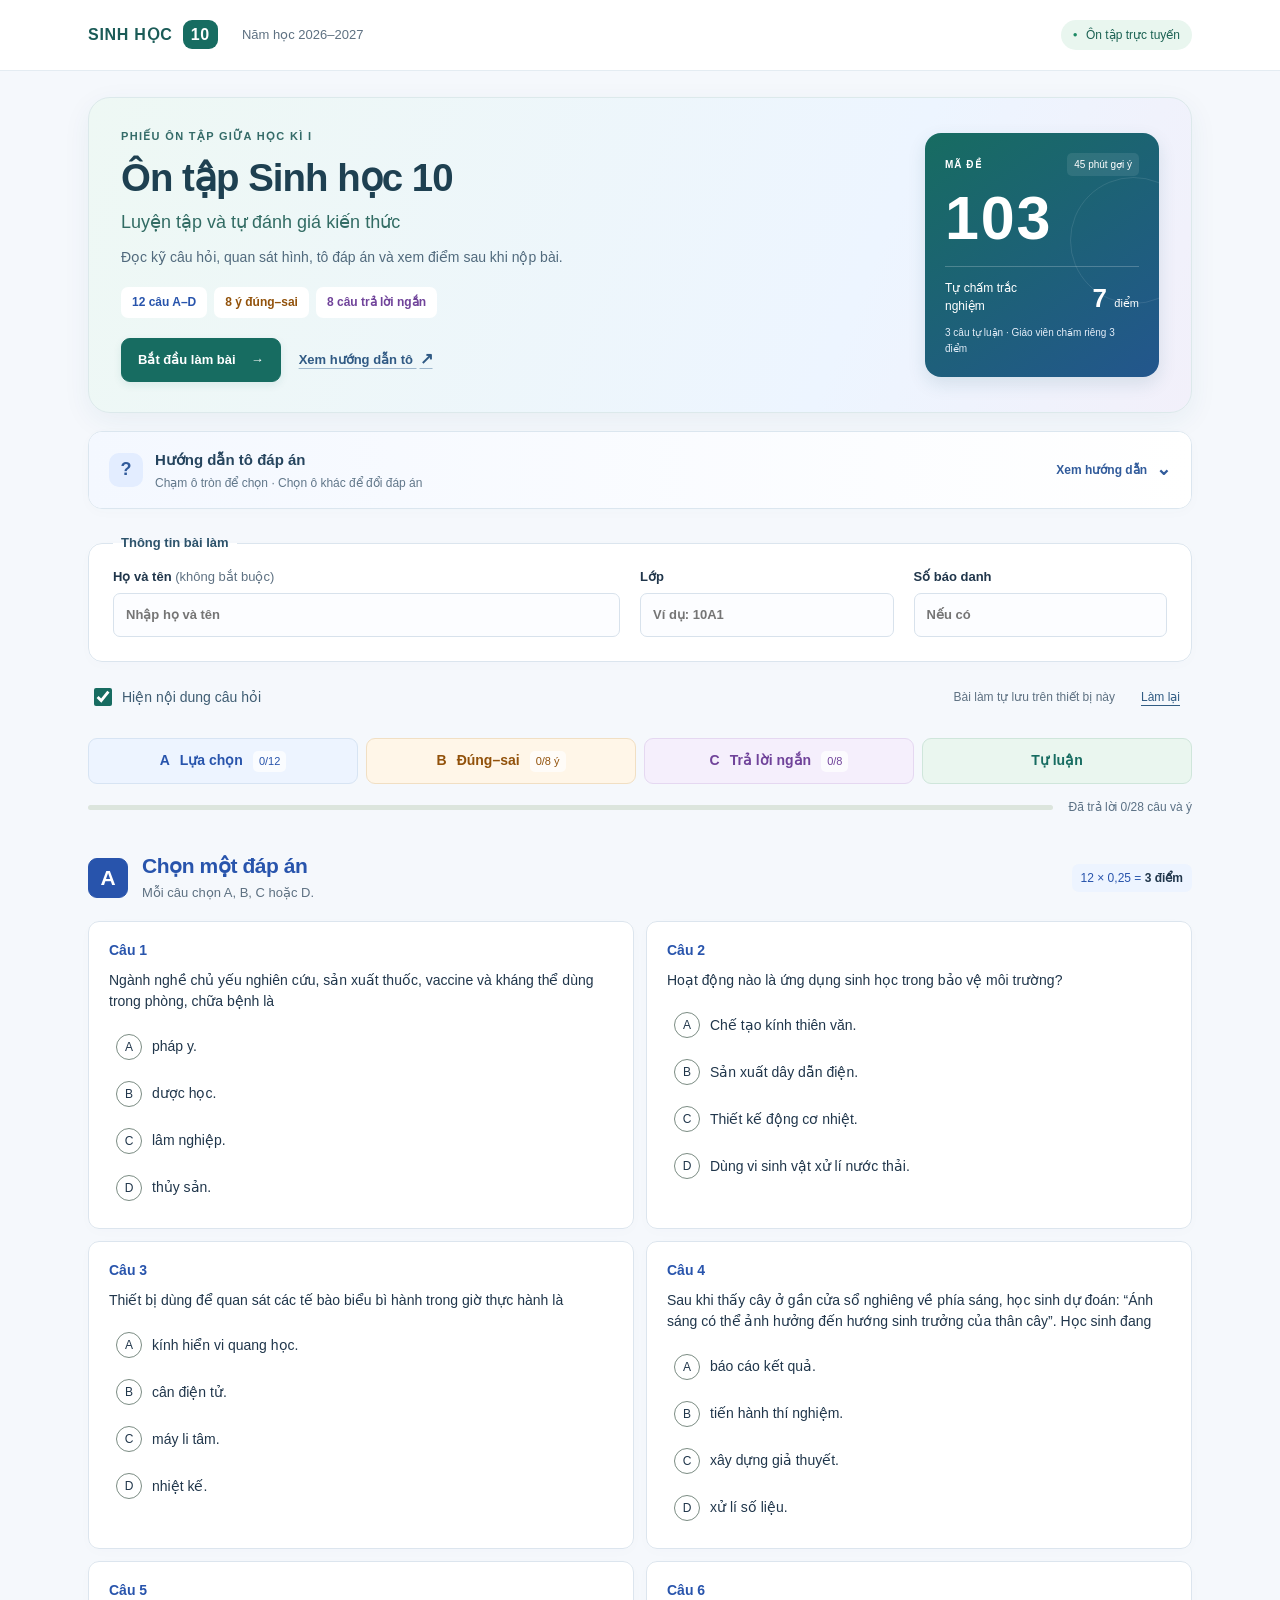
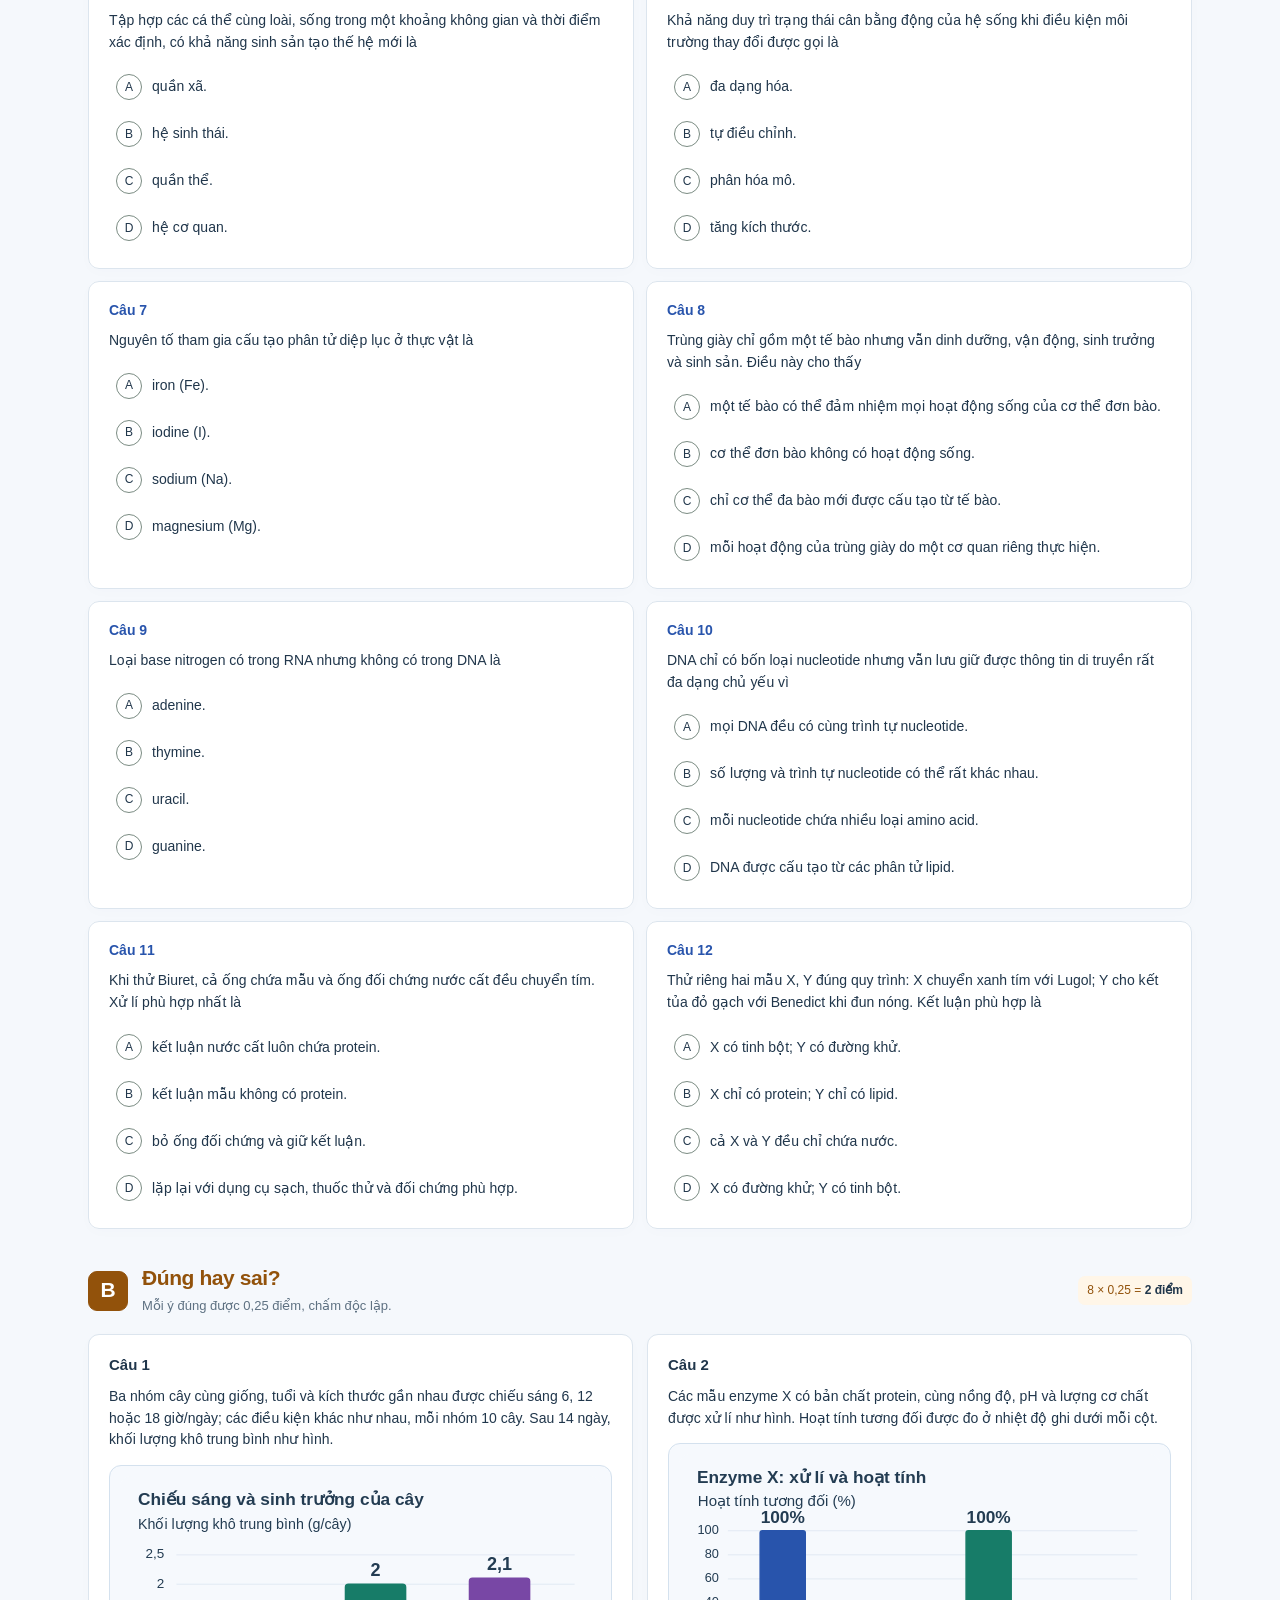
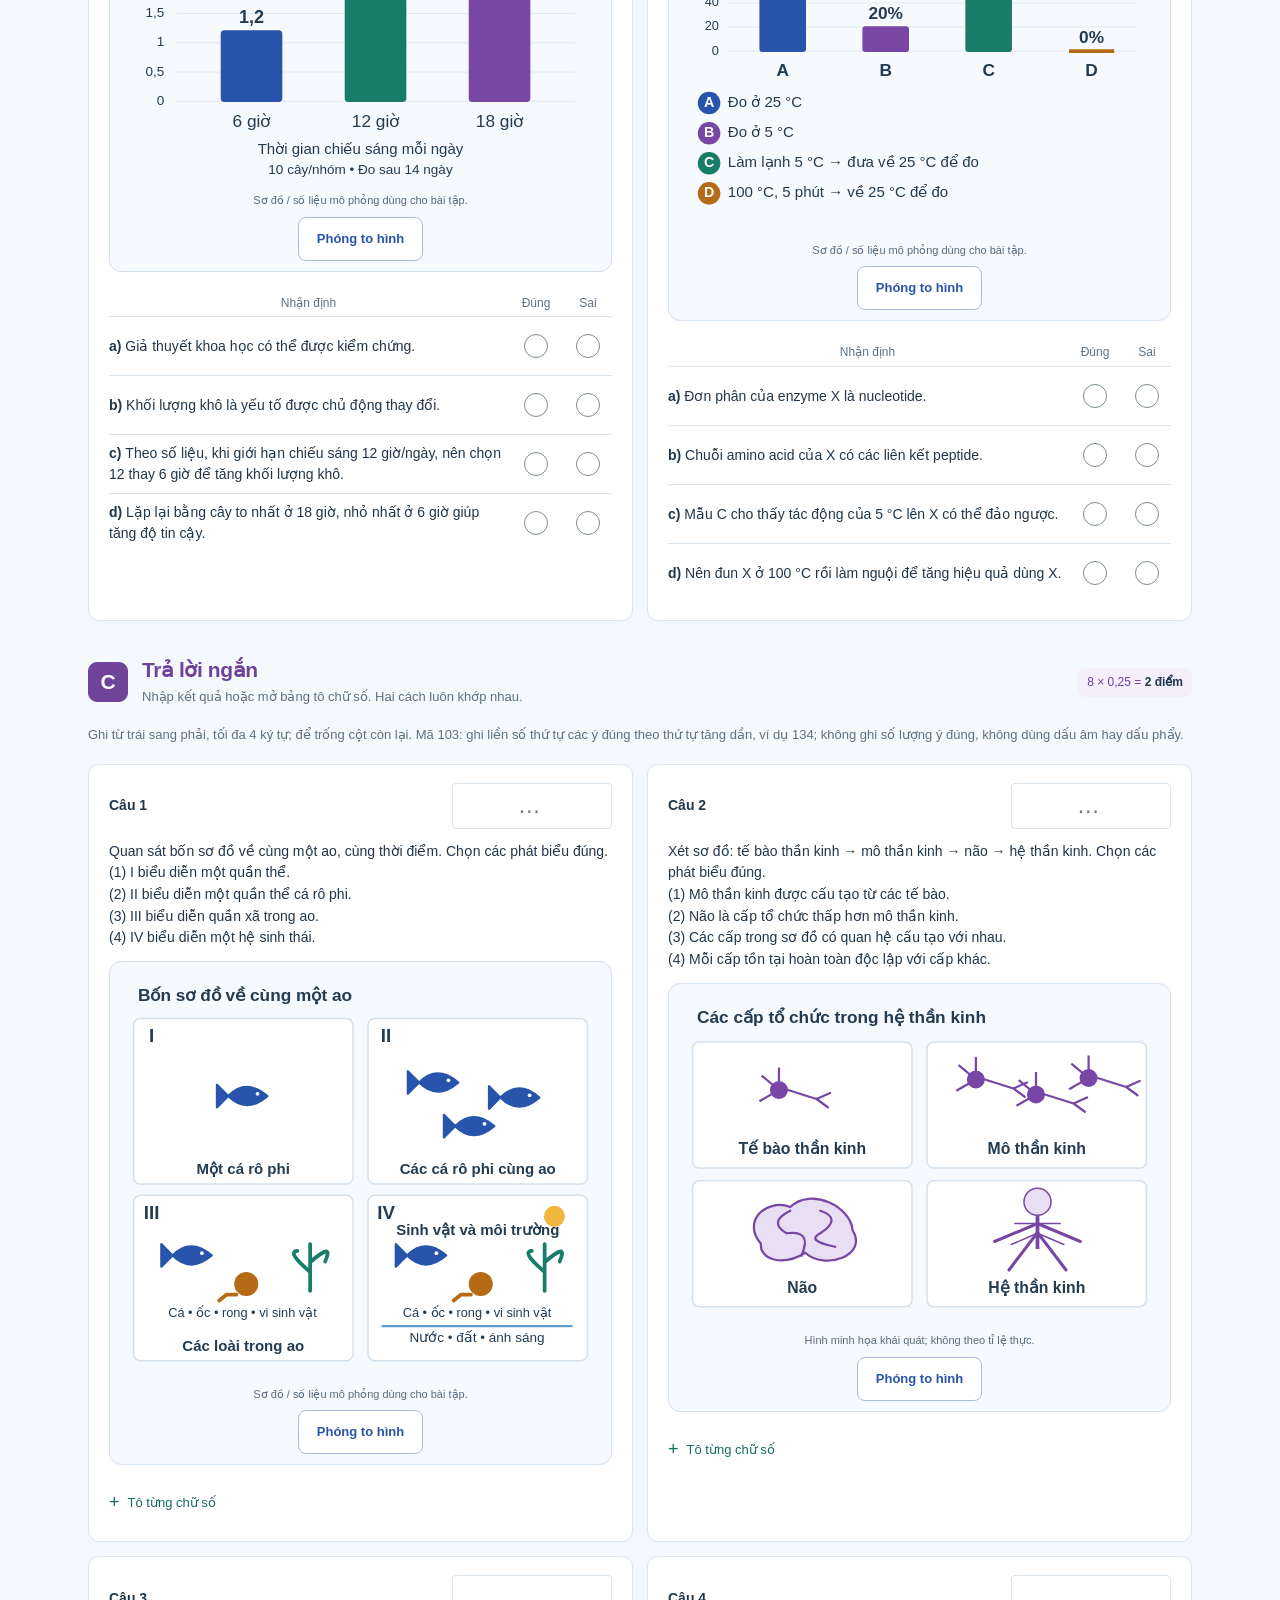
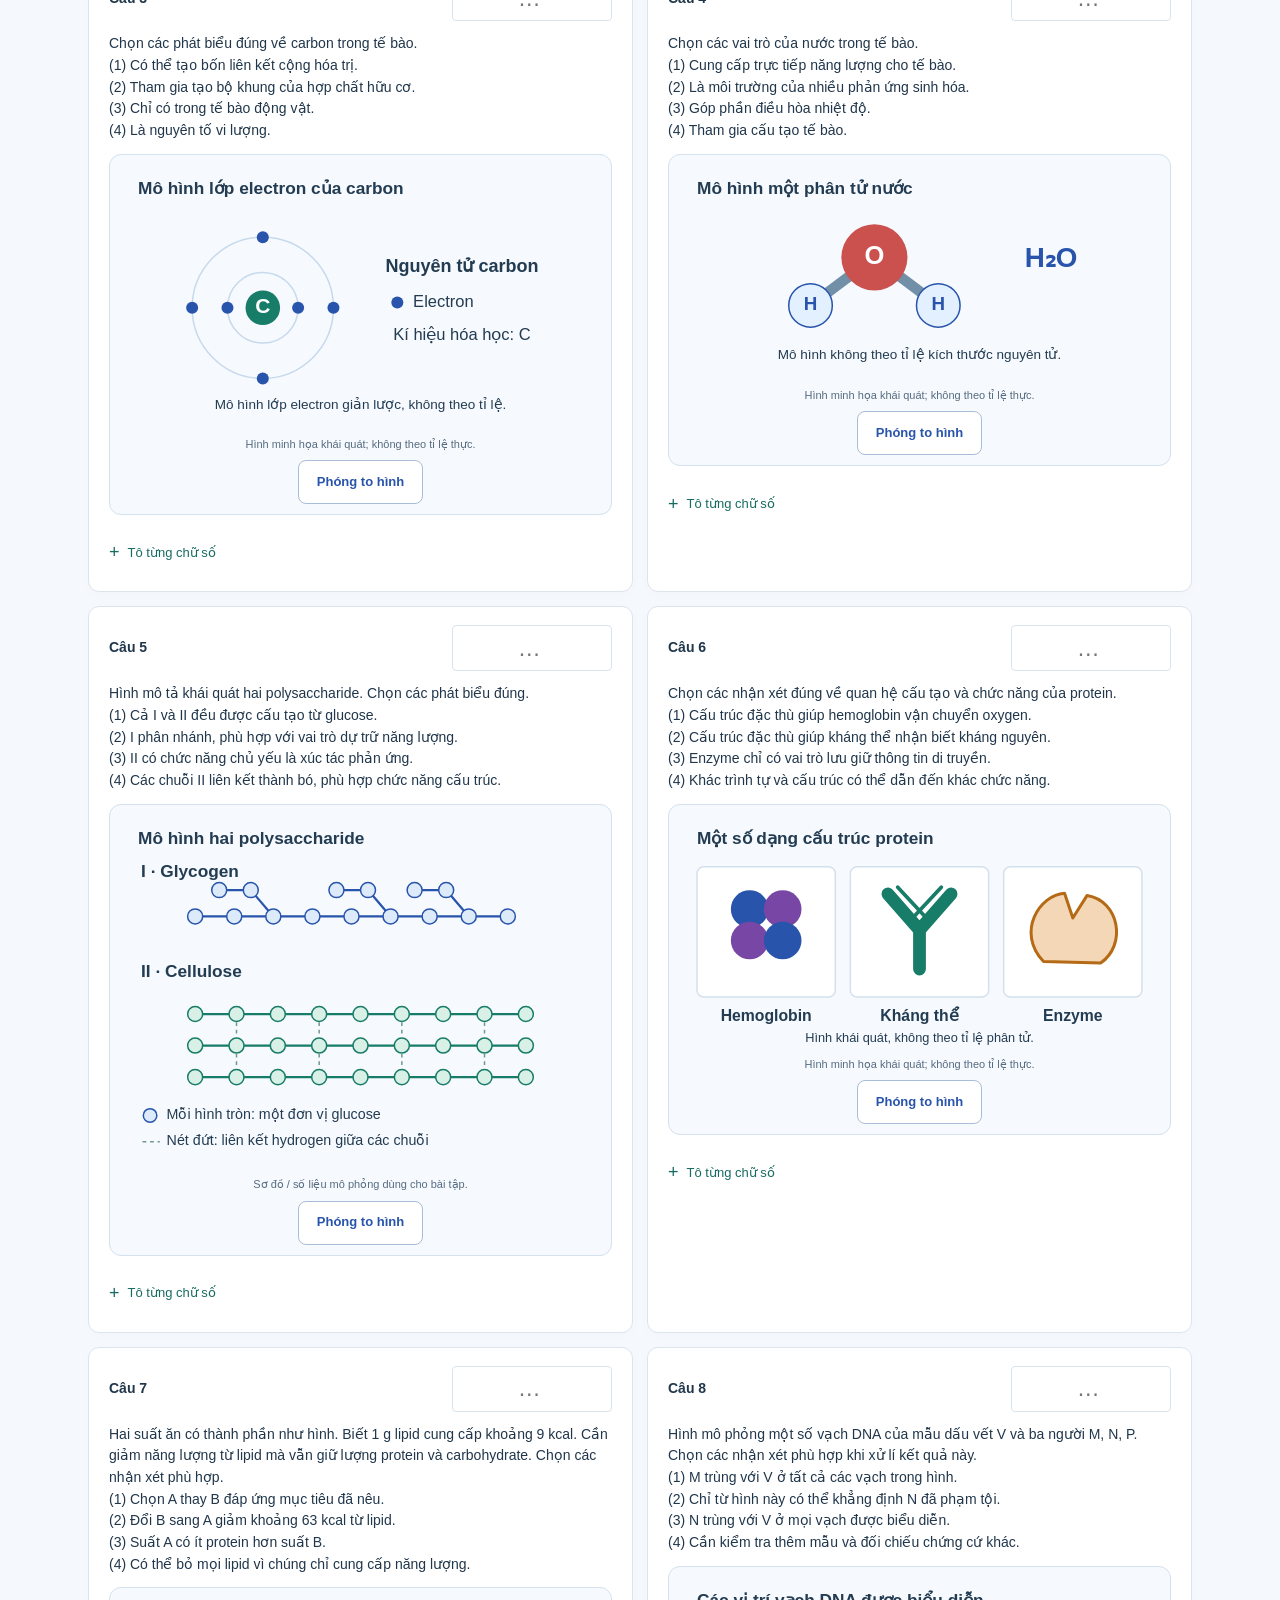
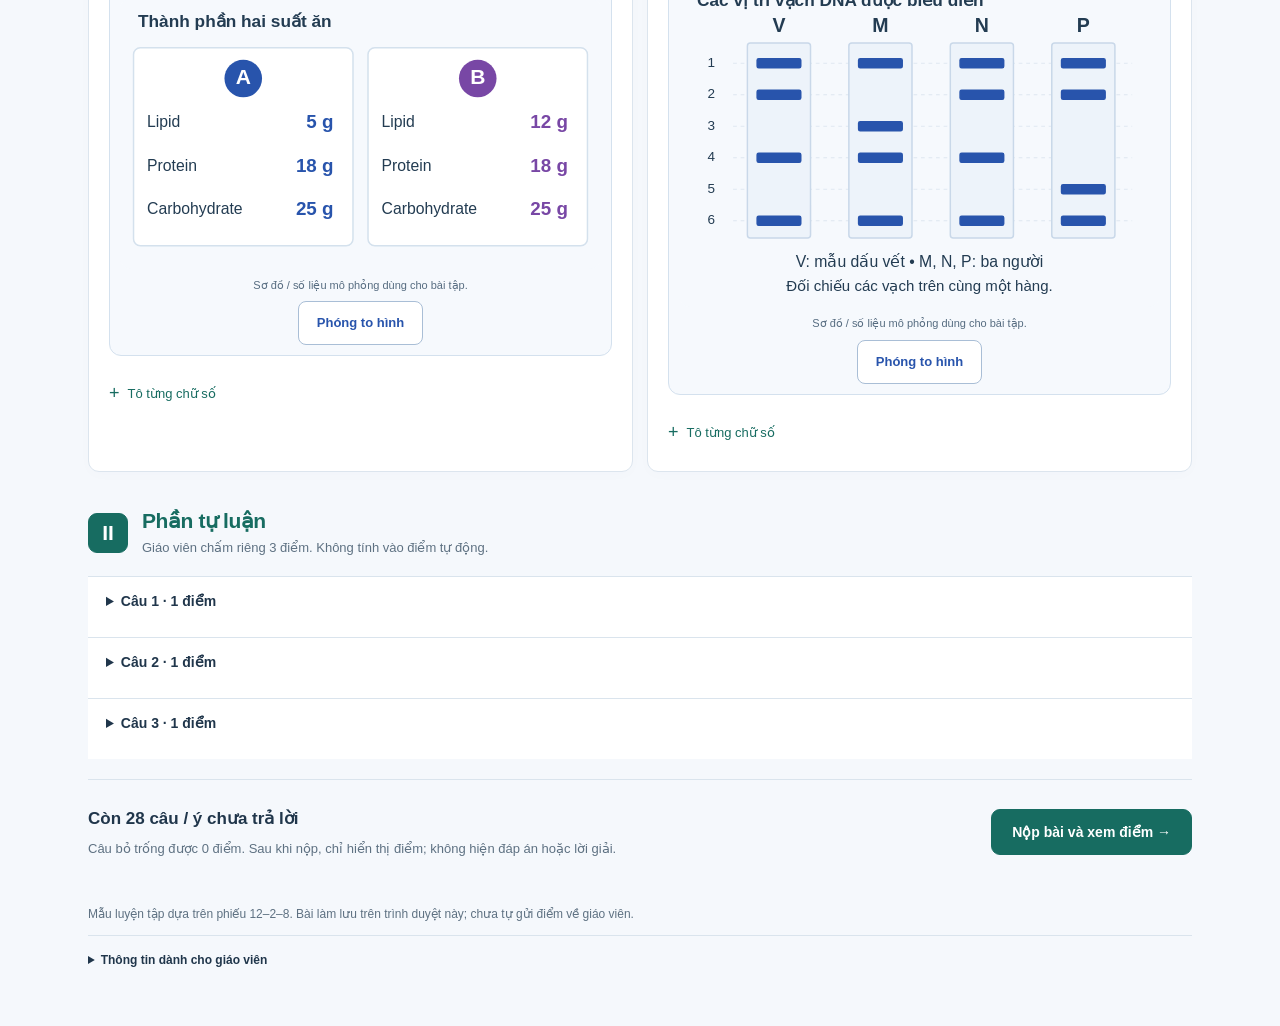
<file: index.html>
<!doctype html>
<html lang="vi">
<head>
  <meta charset="utf-8">
  <meta name="viewport" content="width=device-width, initial-scale=1">
  <meta name="theme-color" content="#176c61">
  <title>Phiếu trả lời Sinh học 10 · Mã 103</title>
  <meta name="description" content="Phiếu ôn tập Sinh học 10 theo cấu trúc 12 câu lựa chọn, 2 câu đúng–sai, 8 câu ngắn. Xem điểm trắc nghiệm trên 7 ngay sau khi nộp bài.">
  <link rel="stylesheet" href="style.css?v=103-figures3">
  <link rel="stylesheet" href="interface.css?v=103-figures3">
  <script defer src="exam-data.js?v=103-figures3"></script>
  <script defer src="scoring.js?v=103-figures3"></script>
  <script defer src="app.js?v=103-figures3"></script>
</head>
<body>
<header class="masthead"><div class="wrap brand"><a href="#top" class="wordmark">SINH HỌC <span>10</span></a><span>Năm học 2026–2027</span><span class="practice"><span aria-hidden="true">●</span> Ôn tập trực tuyến</span></div></header>
<main id="top" class="wrap">
  <section class="intro" aria-labelledby="exam-heading">
    <div class="intro-copy">
      <p class="eyebrow">PHIẾU ÔN TẬP GIỮA HỌC KÌ I</p>
      <h1 id="exam-heading">Ôn tập Sinh học 10<span>Luyện tập và tự đánh giá kiến thức</span></h1>
      <p class="lead">Đọc kỹ câu hỏi, quan sát hình, tô đáp án và xem điểm sau khi nộp bài.</p>
      <div class="exam-outline" aria-label="Cấu trúc phần trắc nghiệm"><span class="outline-a">12 câu A–D</span><span class="outline-b">8 ý đúng–sai</span><span class="outline-c">8 câu trả lời ngắn</span></div>
      <div class="intro-actions"><a class="primary start-link" href="#part-a">Bắt đầu làm bài <span aria-hidden="true">→</span></a><a class="guide-link" href="#how-to">Xem hướng dẫn tô <span aria-hidden="true">↗</span></a></div>
    </div>
    <aside class="exam-stamp" aria-label="Thông tin mã đề 103">
      <div class="stamp-top"><span>MÃ ĐỀ</span><span class="duration">45 phút gợi ý</span></div>
      <strong>103</strong>
      <div class="stamp-score"><span>Tự chấm trắc nghiệm</span><b>7 <small>điểm</small></b></div>
      <p>3 câu tự luận · Giáo viên chấm riêng 3 điểm</p>
    </aside>
  </section>

  <details class="answer-guide" id="how-to">
    <summary><span class="guide-icon" aria-hidden="true">?</span><span class="guide-title"><strong>Hướng dẫn tô đáp án</strong><small>Chạm ô tròn để chọn · Chọn ô khác để đổi đáp án</small></span><span class="guide-toggle"><span class="when-closed">Xem hướng dẫn</span><span class="when-open">Thu gọn</span><span aria-hidden="true">⌄</span></span></summary>
    <div class="guide-cards">
      <section class="guide-card guide-a" aria-labelledby="guide-a-title">
        <div class="guide-card-title"><span>A</span><h2 id="guide-a-title">Chọn một đáp án</h2><b>3 điểm</b></div>
        <p>Mỗi câu chọn <strong>một ô A, B, C hoặc D</strong>. Chọn ô khác để thay đáp án.</p>
        <fieldset class="try-choices"><legend>Tô thử tại đây — không tính điểm</legend><label><input type="radio" name="guide-choice" value="A" aria-label="Tô thử đáp án A"><span>A</span></label><label><input type="radio" name="guide-choice" value="B" aria-label="Tô thử đáp án B" checked><span>B</span></label><label><input type="radio" name="guide-choice" value="C" aria-label="Tô thử đáp án C"><span>C</span></label><label><input type="radio" name="guide-choice" value="D" aria-label="Tô thử đáp án D"><span>D</span></label></fieldset>
        <p class="guide-note">Mỗi câu đúng: 0,25 điểm.</p>
      </section>
      <section class="guide-card guide-b" aria-labelledby="guide-b-title">
        <div class="guide-card-title"><span>B</span><h2 id="guide-b-title">Chọn Đúng hoặc Sai</h2><b>2 điểm</b></div>
        <p>Với từng ý <strong>a, b, c, d</strong>, chọn một ô ở cột <strong>Đúng</strong> hoặc <strong>Sai</strong>.</p>
        <div class="tf-example" aria-label="Ví dụ minh họa: ý a chọn Đúng"><span>Ví dụ ý a)</span><span class="example-choice"><i class="demo-dot filled" aria-hidden="true"></i> Đúng</span><span class="example-choice"><i class="demo-dot" aria-hidden="true"></i> Sai</span></div>
        <p class="guide-note">Mỗi ý đúng: 0,25 điểm, chấm độc lập.</p>
      </section>
      <section class="guide-card guide-c" aria-labelledby="guide-c-title">
        <div class="guide-card-title"><span>C</span><h2 id="guide-c-title">Ghi và tô chuỗi số</h2><b>2 điểm</b></div>
        <p>Chọn các ý đúng, ghi liền số thứ tự <strong>từ nhỏ đến lớn</strong>. Ví dụ chọn (1), (3), (4) thì ghi <strong>134</strong>.</p>
        <table class="number-example" aria-label="Mẫu minh họa chuỗi 134: cột 1 tô số 1, cột 2 tô số 3, cột 3 tô số 4, cột 4 để trống"><caption>Mẫu minh họa cách tô 134</caption><thead><tr><th scope="col"><span class="sr-only">Chữ số</span></th><th scope="col">1</th><th scope="col">3</th><th scope="col">4</th><th scope="col"><span class="sr-only">Cột cuối để trống</span></th></tr></thead><tbody><tr><th scope="row">1</th><td class="selected"><i class="demo-dot filled" aria-hidden="true"></i><span class="sr-only">Đã tô</span></td><td><i class="demo-dot" aria-hidden="true"></i></td><td><i class="demo-dot" aria-hidden="true"></i></td><td><i class="demo-dot" aria-hidden="true"></i></td></tr><tr><th scope="row">3</th><td><i class="demo-dot" aria-hidden="true"></i></td><td class="selected"><i class="demo-dot filled" aria-hidden="true"></i><span class="sr-only">Đã tô</span></td><td><i class="demo-dot" aria-hidden="true"></i></td><td><i class="demo-dot" aria-hidden="true"></i></td></tr><tr><th scope="row">4</th><td><i class="demo-dot" aria-hidden="true"></i></td><td><i class="demo-dot" aria-hidden="true"></i></td><td class="selected"><i class="demo-dot filled" aria-hidden="true"></i><span class="sr-only">Đã tô</span></td><td><i class="demo-dot" aria-hidden="true"></i></td></tr></tbody></table>
        <p class="guide-note">Gõ vào ô trả lời hoặc mở <strong>Tô từng chữ số</strong>. Tô từ trái sang phải; để trống cột còn lại. Chạm lại một ô số đã tô để bỏ chọn. Ghi chuỗi số, không ghi số lượng ý đúng.</p>
      </section>
    </div>
    <p class="guide-finish"><strong>Trước khi nộp:</strong> kiểm tra số câu đã trả lời, rồi bấm <strong>Nộp bài và xem điểm</strong>. Kết quả tự chấm tối đa 7 điểm; tự luận do giáo viên chấm riêng.</p>
  </details>

  <form id="answer-form" novalidate>
    <fieldset class="student"><legend>Thông tin bài làm</legend><label>Họ và tên <span>(không bắt buộc)</span><input id="student-name" maxlength="80" autocomplete="off" placeholder="Nhập họ và tên"></label><label>Lớp<input id="student-class" maxlength="20" autocomplete="off" placeholder="Ví dụ: 10A1"></label><label>Số báo danh<input id="student-id" maxlength="20" autocomplete="off" placeholder="Nếu có"></label></fieldset>
    <div class="workbar"><label class="switch"><input type="checkbox" id="show-prompts" checked> Hiện nội dung câu hỏi</label><span id="save-status">Bài làm tự lưu trên thiết bị này</span><button type="button" class="text-button" id="reset-top">Làm lại</button></div>
    <nav class="section-nav" aria-label="Các phần của phiếu"><a href="#part-a"><span>A</span> Lựa chọn <b id="count-a">0/12</b></a><a href="#part-b"><span>B</span> Đúng–sai <b id="count-b">0/8 ý</b></a><a href="#part-c"><span>C</span> Trả lời ngắn <b id="count-c">0/8</b></a><a href="#essay">Tự luận</a></nav>
    <div class="progress-wrap"><progress id="progress" value="0" max="28" aria-label="Số câu và ý đã trả lời"></progress><span id="progress-label">Đã trả lời 0/28 câu và ý</span></div>

    <section id="part-a" class="part"><div class="part-heading"><span class="part-letter">A</span><div><h2>Chọn một đáp án</h2><p>Mỗi câu chọn A, B, C hoặc D.</p></div><span class="points">12 × 0,25 = <b>3 điểm</b></span></div><div id="mc-questions" class="mc-grid"></div></section>
    <section id="part-b" class="part"><div class="part-heading"><span class="part-letter">B</span><div><h2>Đúng hay sai?</h2><p>Mỗi ý đúng được 0,25 điểm, chấm độc lập.</p></div><span class="points">8 × 0,25 = <b>2 điểm</b></span></div><div id="tf-questions" class="tf-grid"></div></section>
    <section id="part-c" class="part"><div class="part-heading"><span class="part-letter">C</span><div><h2>Trả lời ngắn</h2><p>Nhập kết quả hoặc mở bảng tô chữ số. Hai cách luôn khớp nhau.</p></div><span class="points">8 × 0,25 = <b>2 điểm</b></span></div><p class="helper">Ghi từ trái sang phải, tối đa 4 ký tự; để trống cột còn lại. Mã 103: ghi liền số thứ tự các ý đúng theo thứ tự tăng dần, ví dụ 134; không ghi số lượng ý đúng, không dùng dấu âm hay dấu phẩy.</p><div id="short-questions" class="short-grid"></div></section>
    <section id="essay" class="part essay"><div class="part-heading"><span class="part-letter">II</span><div><h2>Phần tự luận</h2><p>Giáo viên chấm riêng 3 điểm. Không tính vào điểm tự động.</p></div></div><div id="essay-questions"></div></section>
    <div id="form-error" class="form-error" role="alert" hidden></div>
    <div class="submit-area"><div><strong id="submit-status">Sẵn sàng xem kết quả?</strong><p>Câu bỏ trống được 0 điểm. Sau khi nộp, chỉ hiển thị điểm; không hiện đáp án hoặc lời giải.</p></div><button id="submit" class="primary" type="submit">Nộp bài và xem điểm <span aria-hidden="true">→</span></button></div>
  </form>

  <section id="result" class="result" aria-labelledby="result-title" hidden>
    <p class="eyebrow">KẾT QUẢ BÀI LÀM</p><div class="result-head"><div><h2 id="result-title">Điểm trắc nghiệm</h2><p id="result-person"></p></div><div class="score"><strong id="total-score">0</strong><span>/ 7</span></div></div><p id="result-summary" role="status" aria-live="polite"></p>
    <div id="score-parts" class="score-parts"></div><p class="separate">Phần tự luận chưa chấm. Đây chưa phải tổng điểm bài kiểm tra trên 10.</p>
    <div class="result-actions"><button type="button" id="print" class="secondary">In / lưu PDF</button><button type="button" id="download" class="secondary">Tải kết quả</button><button type="button" id="retry" class="primary">Làm lại</button></div>
  </section>
  <footer><p>Mẫu luyện tập dựa trên phiếu 12–2–8. Bài làm lưu trên trình duyệt này; chưa tự gửi điểm về giáo viên.</p><details><summary>Thông tin dành cho giáo viên</summary><p>Đáp án đang dùng: đề Sinh học 10 mã 103 đã đối chiếu với ma trận và bảng đặc tả; câu hỏi khác mã 101–102. Ba phần trắc nghiệm có tổng 7 điểm; phần tự luận chấm riêng 3 điểm. Phiếu chuyển các ô tô trên giấy thành lựa chọn trực tiếp, không cần quét ảnh, số phách hay dấu định vị.</p><p>Bản luyện tập cho phép làm lại và lưu đáp án trong trang. Để dùng cho bài kiểm tra chính thức, cần bổ sung chấm trên máy chủ, danh sách lớp và nơi nhận kết quả. Điểm hiện tại chỉ là kết quả tự luyện trên thiết bị của học sinh.</p></details></footer>
</main>
<dialog id="confirm-dialog"><form method="dialog"><h2 id="dialog-title">Nộp bài?</h2><p id="dialog-message"></p><div class="dialog-actions"><button value="cancel" class="secondary">Quay lại</button><button value="confirm" class="primary" id="dialog-confirm">Nộp bài</button></div></form></dialog>
<dialog id="figure-dialog" class="figure-dialog" aria-labelledby="figure-title"><div class="figure-dialog-head"><h2 id="figure-title">Quan sát hình</h2><button id="figure-close" type="button" class="secondary">Đóng hình</button></div><p class="figure-hint">Trên điện thoại, vuốt ngang để xem hết hình.</p><div class="figure-scroll"><img id="figure-large" alt=""></div><p id="figure-caption"></p></dialog>
</body>
</html>
</file>
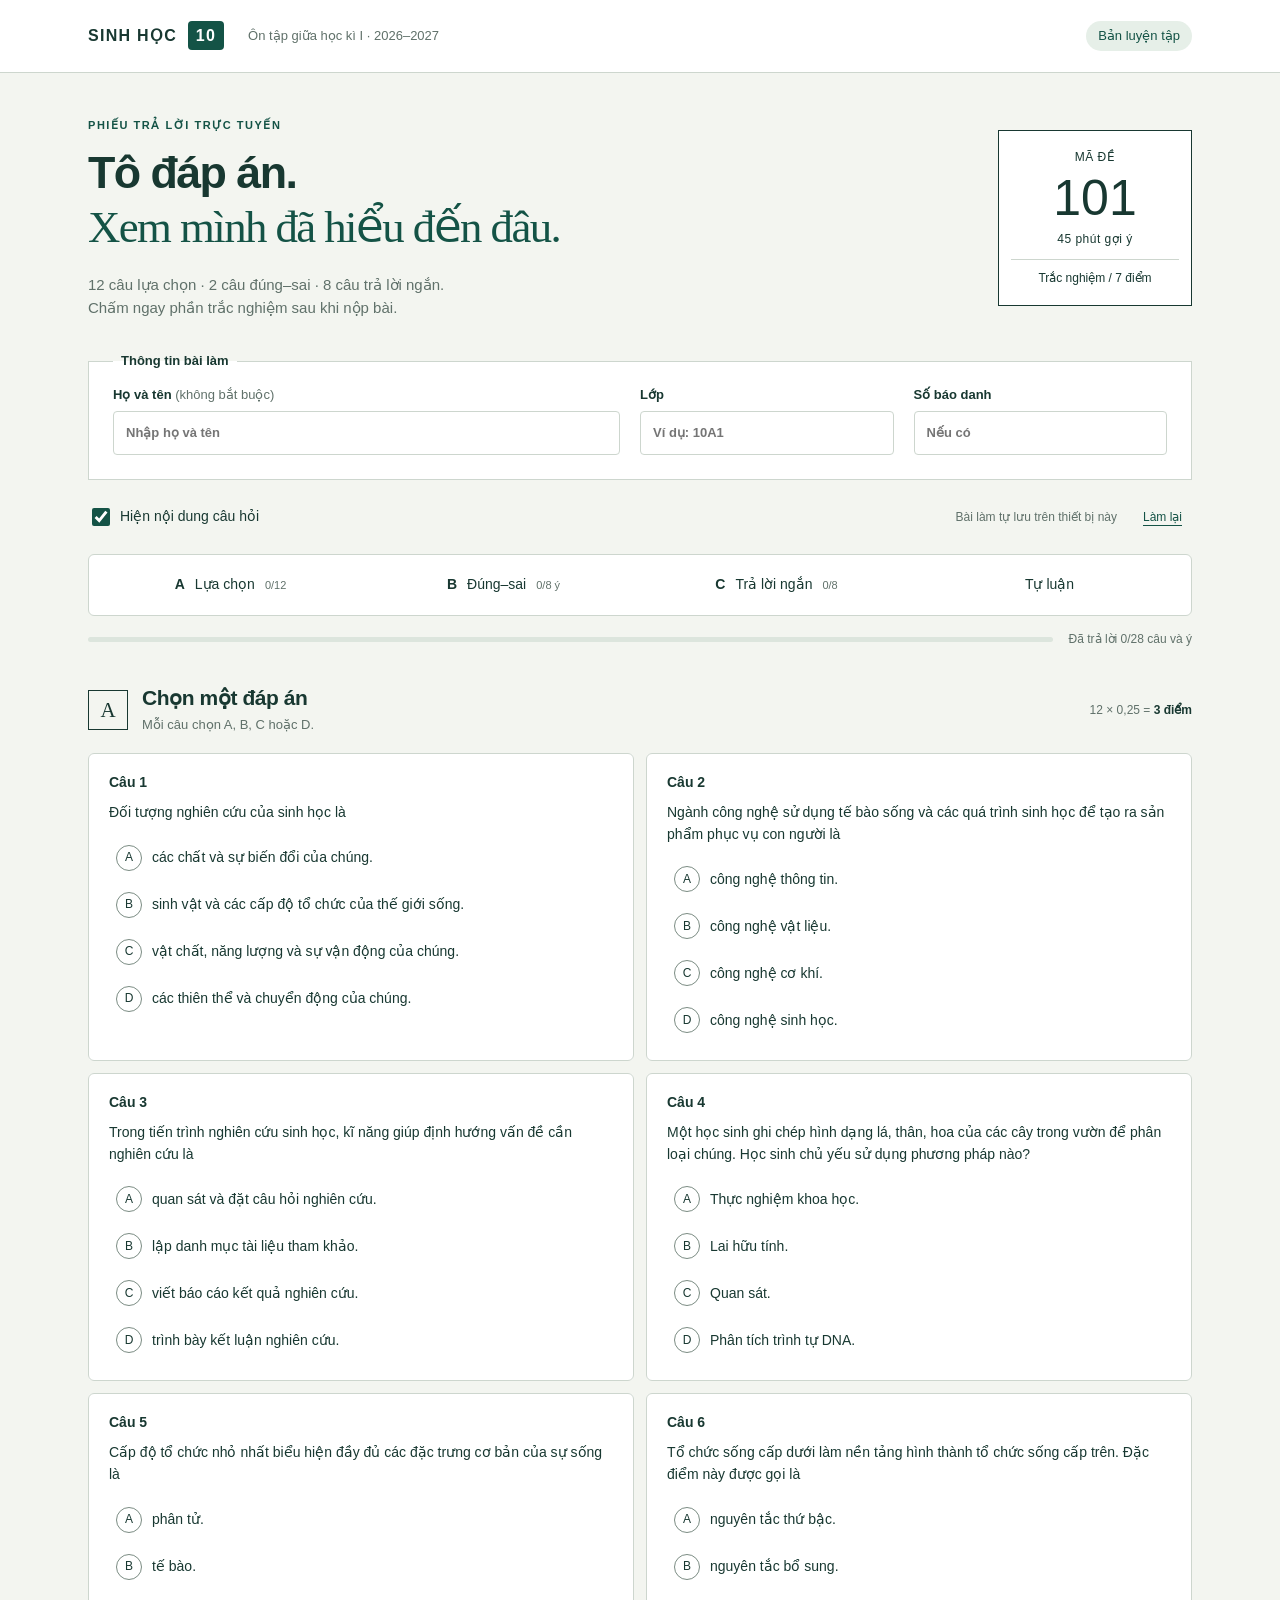
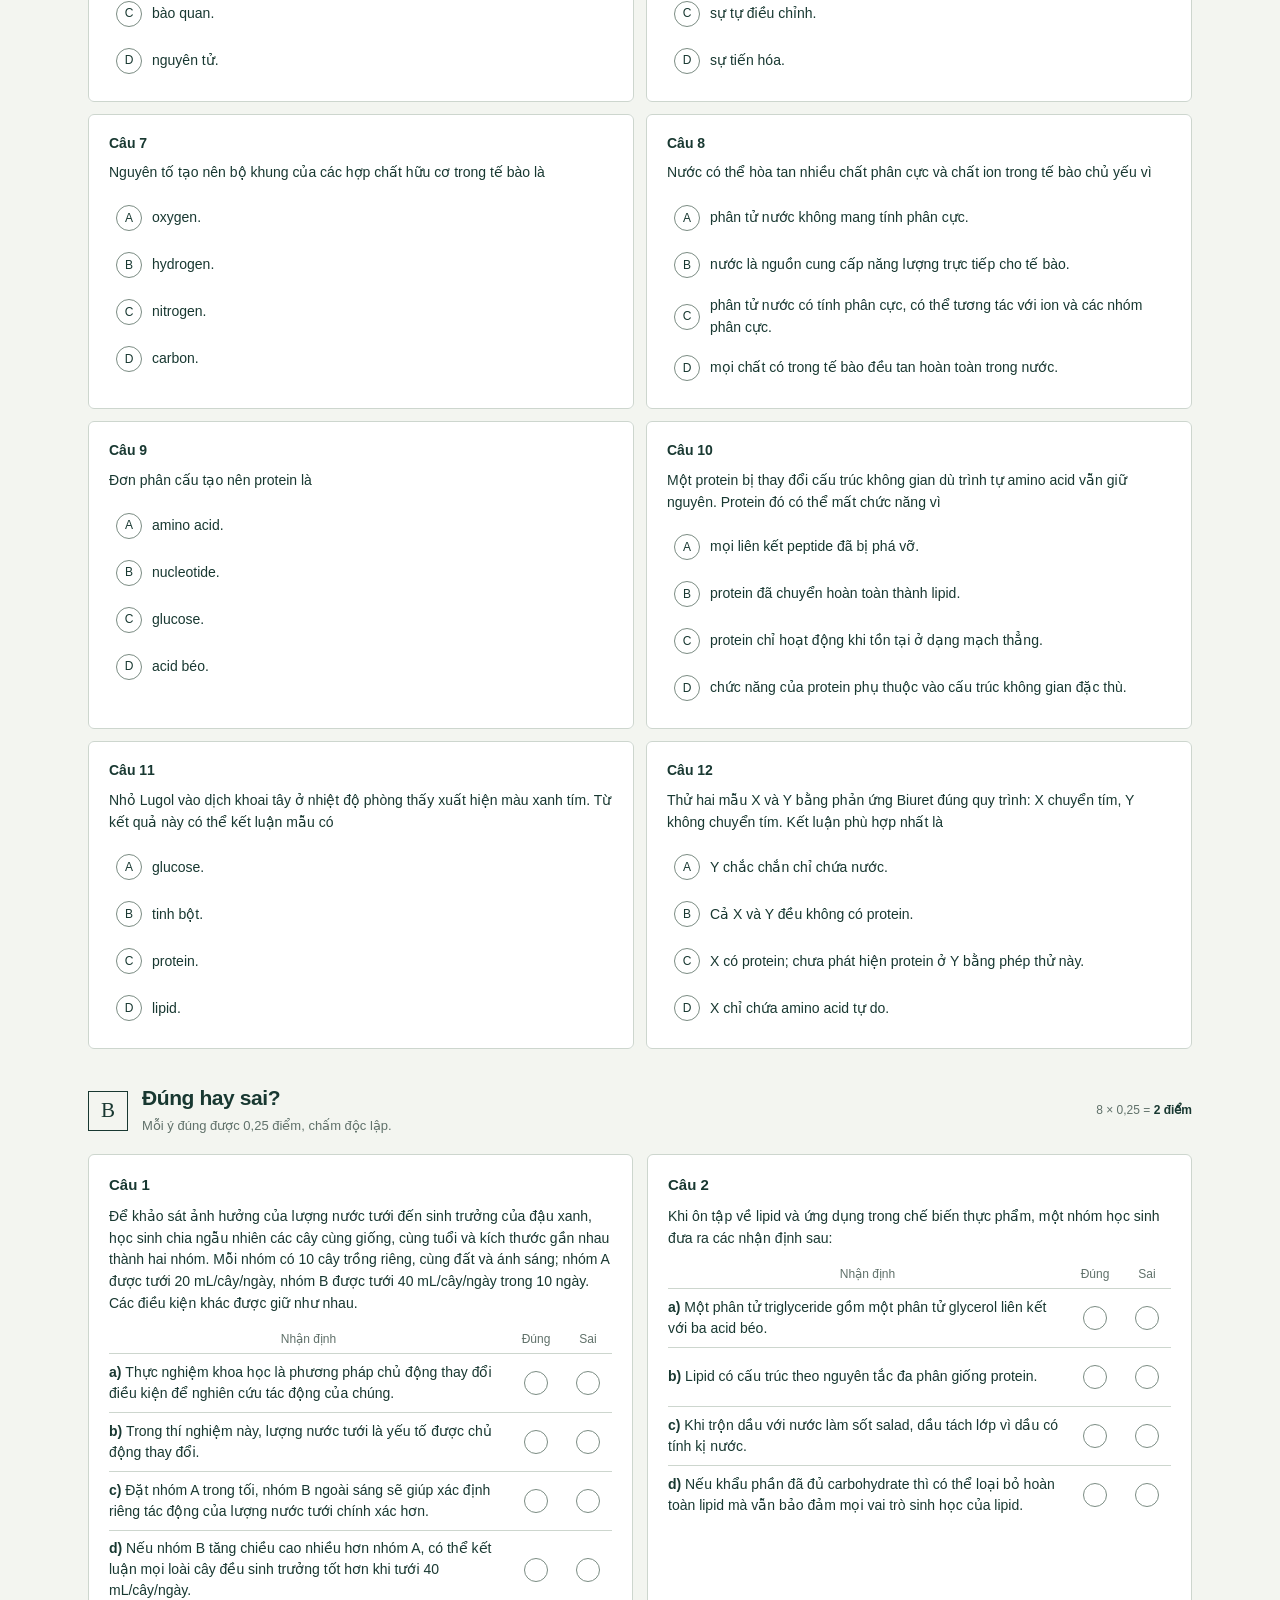
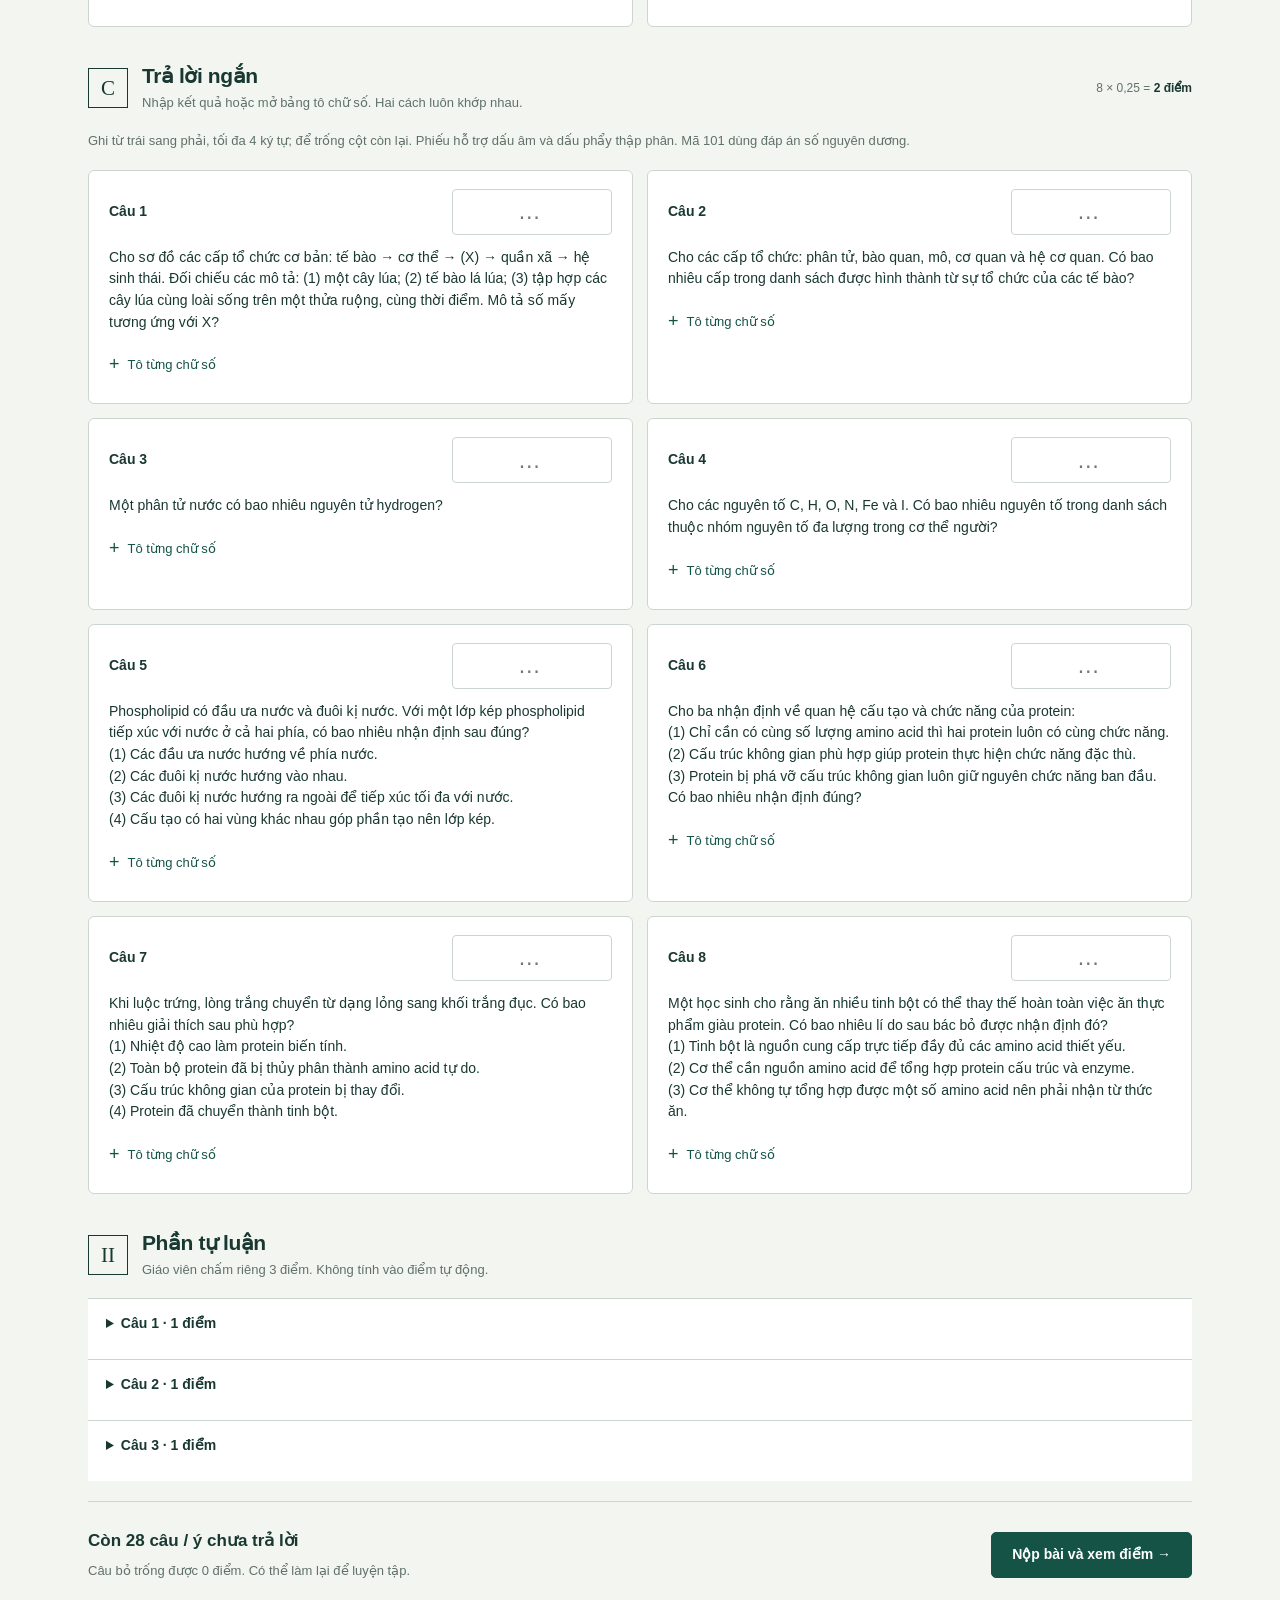
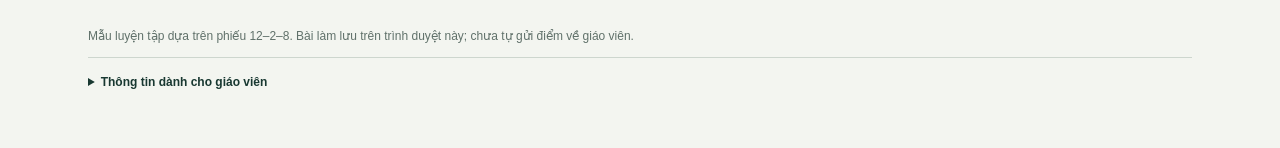
<file: ma-101/index.html>
<!doctype html>
<html lang="vi">
<head>
  <meta charset="utf-8">
  <meta name="viewport" content="width=device-width, initial-scale=1">
  <meta name="theme-color" content="#145346">
  <title>Phiếu trả lời Sinh học 10 · Mã 101</title>
  <meta name="description" content="Phiếu ôn tập Sinh học 10 theo cấu trúc 12 câu lựa chọn, 2 câu đúng–sai, 8 câu ngắn. Xem điểm trắc nghiệm trên 7 ngay sau khi nộp bài.">
  <link rel="stylesheet" href="style.css?v=20261021-2">
  <script defer src="exam-data.js?v=20261021-2"></script>
  <script defer src="scoring.js?v=20261021-2"></script>
  <script defer src="app.js?v=20261021-2"></script>
</head>
<body>
<header class="masthead"><div class="wrap brand"><a href="#top" class="wordmark">SINH HỌC <span>10</span></a><span>Ôn tập giữa học kì I · 2026–2027</span><span class="practice">Bản luyện tập</span></div></header>
<main id="top" class="wrap">
  <section class="intro">
    <div><p class="eyebrow">PHIẾU TRẢ LỜI TRỰC TUYẾN</p><h1>Tô đáp án.<br><em>Xem mình đã hiểu đến đâu.</em></h1><p class="lead">12 câu lựa chọn · 2 câu đúng–sai · 8 câu trả lời ngắn.<br>Chấm ngay phần trắc nghiệm sau khi nộp bài.</p></div>
    <div class="exam-stamp"><span>MÃ ĐỀ</span><strong>101</strong><span>45 phút gợi ý</span><b>Trắc nghiệm / 7 điểm</b></div>
  </section>

  <form id="answer-form" novalidate>
    <fieldset class="student"><legend>Thông tin bài làm</legend><label>Họ và tên <span>(không bắt buộc)</span><input id="student-name" maxlength="80" autocomplete="off" placeholder="Nhập họ và tên"></label><label>Lớp<input id="student-class" maxlength="20" autocomplete="off" placeholder="Ví dụ: 10A1"></label><label>Số báo danh<input id="student-id" maxlength="20" autocomplete="off" placeholder="Nếu có"></label></fieldset>
    <div class="workbar"><label class="switch"><input type="checkbox" id="show-prompts" checked> Hiện nội dung câu hỏi</label><span id="save-status">Bài làm tự lưu trên thiết bị này</span><button type="button" class="text-button" id="reset-top">Làm lại</button></div>
    <nav class="section-nav" aria-label="Các phần của phiếu"><a href="#part-a"><span>A</span> Lựa chọn <b id="count-a">0/12</b></a><a href="#part-b"><span>B</span> Đúng–sai <b id="count-b">0/8 ý</b></a><a href="#part-c"><span>C</span> Trả lời ngắn <b id="count-c">0/8</b></a><a href="#essay">Tự luận</a></nav>
    <div class="progress-wrap"><progress id="progress" value="0" max="28" aria-label="Số câu và ý đã trả lời"></progress><span id="progress-label">Đã trả lời 0/28 câu và ý</span></div>

    <section id="part-a" class="part"><div class="part-heading"><span class="part-letter">A</span><div><h2>Chọn một đáp án</h2><p>Mỗi câu chọn A, B, C hoặc D.</p></div><span class="points">12 × 0,25 = <b>3 điểm</b></span></div><div id="mc-questions" class="mc-grid"></div></section>
    <section id="part-b" class="part"><div class="part-heading"><span class="part-letter">B</span><div><h2>Đúng hay sai?</h2><p>Mỗi ý đúng được 0,25 điểm, chấm độc lập.</p></div><span class="points">8 × 0,25 = <b>2 điểm</b></span></div><div id="tf-questions" class="tf-grid"></div></section>
    <section id="part-c" class="part"><div class="part-heading"><span class="part-letter">C</span><div><h2>Trả lời ngắn</h2><p>Nhập kết quả hoặc mở bảng tô chữ số. Hai cách luôn khớp nhau.</p></div><span class="points">8 × 0,25 = <b>2 điểm</b></span></div><p class="helper">Ghi từ trái sang phải, tối đa 4 ký tự; để trống cột còn lại. Phiếu hỗ trợ dấu âm và dấu phẩy thập phân. Mã 101 dùng đáp án số nguyên dương.</p><div id="short-questions" class="short-grid"></div></section>
    <section id="essay" class="part essay"><div class="part-heading"><span class="part-letter">II</span><div><h2>Phần tự luận</h2><p>Giáo viên chấm riêng 3 điểm. Không tính vào điểm tự động.</p></div></div><div id="essay-questions"></div></section>
    <div id="form-error" class="form-error" role="alert" hidden></div>
    <div class="submit-area"><div><strong id="submit-status">Sẵn sàng xem kết quả?</strong><p>Câu bỏ trống được 0 điểm. Có thể làm lại để luyện tập.</p></div><button id="submit" class="primary" type="submit">Nộp bài và xem điểm <span aria-hidden="true">→</span></button></div>
  </form>

  <section id="result" class="result" aria-labelledby="result-title" hidden>
    <p class="eyebrow">KẾT QUẢ BÀI LÀM</p><div class="result-head"><div><h2 id="result-title">Điểm trắc nghiệm</h2><p id="result-person"></p></div><div class="score"><strong id="total-score">0</strong><span>/ 7</span></div></div><p id="result-summary" role="status" aria-live="polite"></p>
    <div id="score-parts" class="score-parts"></div><p class="separate">Phần tự luận chưa chấm. Đây chưa phải tổng điểm bài kiểm tra trên 10.</p>
    <div class="result-actions"><button type="button" id="review" class="secondary">Xem đáp án và giải thích</button><button type="button" id="print" class="secondary">In / lưu PDF</button><button type="button" id="download" class="secondary">Tải kết quả</button><button type="button" id="retry" class="primary">Làm lại</button></div><div id="review-content" hidden></div>
  </section>
  <footer><p>Mẫu luyện tập dựa trên phiếu 12–2–8. Bài làm lưu trên trình duyệt này; chưa tự gửi điểm về giáo viên.</p><details><summary>Thông tin dành cho giáo viên</summary><p>Đáp án đang dùng: đề Sinh học 10 mã 101 đã đối chiếu với ma trận. Ba phần trắc nghiệm có tổng 7 điểm; phần tự luận chấm riêng 3 điểm. Phiếu chuyển các ô tô trên giấy thành lựa chọn trực tiếp, không cần quét ảnh, số phách hay dấu định vị.</p><p>Bản luyện tập cho phép làm lại và lưu đáp án trong trang. Để dùng cho bài kiểm tra chính thức, cần bổ sung chấm trên máy chủ, danh sách lớp và nơi nhận kết quả. Điểm hiện tại chỉ là kết quả tự luyện trên thiết bị của học sinh.</p></details></footer>
</main>
<dialog id="confirm-dialog"><form method="dialog"><h2 id="dialog-title">Nộp bài?</h2><p id="dialog-message"></p><div class="dialog-actions"><button value="cancel" class="secondary">Quay lại</button><button value="confirm" class="primary" id="dialog-confirm">Nộp bài</button></div></form></dialog>
</body>
</html>
</file>
<file: style.css>
:root{--ink:#183831;--muted:#60716a;--green:#145346;--paper:#fff;--wash:#f3f5f0;--line:#cdd6ce;--soft:#e6efe8;--wrong:#a83232;--right:#226443;color-scheme:light;font-family:Arial,"Segoe UI",sans-serif;color:var(--ink);background:var(--wash);font-size:16px;line-height:1.55}
*{box-sizing:border-box}body{margin:0}button,input,textarea{font:inherit}button,a,input,textarea,summary{-webkit-tap-highlight-color:transparent}button,summary{cursor:pointer}a{color:inherit}button{transition:background .12s}button:disabled{cursor:default}button:focus-visible,a:focus-visible,input:focus-visible,textarea:focus-visible,summary:focus-visible{outline:3px solid #bc7438;outline-offset:3px}[hidden]{display:none!important}.wrap{max-width:1160px;margin:auto;padding:0 28px}.masthead{background:var(--paper);border-bottom:1px solid var(--line)}.brand{min-height:72px;display:flex;align-items:center;gap:24px}.brand>span{font-size:13px;color:var(--muted)}.wordmark{font-size:16px;font-weight:750;letter-spacing:.08em;text-decoration:none}.wordmark span{background:var(--green);color:#fff;padding:6px 8px;margin-left:5px;border-radius:4px}.brand .practice{margin-left:auto;color:var(--green);background:var(--soft);padding:5px 12px;border-radius:20px;white-space:nowrap}.intro{padding:44px 0 32px;display:flex;align-items:center;justify-content:space-between;gap:30px}.eyebrow{letter-spacing:.14em;font-size:11px;font-weight:700;color:var(--green);margin:0 0 12px}h1{font-size:clamp(30px,3.5vw,46px);line-height:1.2;letter-spacing:-.035em;margin:0;font-weight:650}h1 em{font-style:normal;font-family:Georgia,serif;font-weight:400;color:var(--green)}.lead{color:var(--muted);margin:18px 0 0;font-size:15px}.exam-stamp{width:194px;flex-shrink:0;text-align:center;background:var(--paper);border:1px solid var(--ink);padding:17px 12px;display:grid;gap:3px}.exam-stamp>span{font-size:12px;letter-spacing:.04em}.exam-stamp strong{font-size:50px;line-height:1.15;font-weight:500;font-variant-numeric:tabular-nums}.exam-stamp b{font-size:12px;font-weight:500;border-top:1px solid var(--line);padding-top:9px;margin-top:7px}.student{display:grid;grid-template-columns:2fr 1fr 1fr;gap:20px;background:var(--paper);border:1px solid var(--line);padding:14px 24px 24px;margin:0}.student legend{font-size:13px;font-weight:700;padding:0 8px}.student label{font-size:13px;font-weight:600}.student label span{font-weight:400;color:var(--muted)}input[type=text],input:not([type]),textarea{width:100%;border:1px solid var(--line);border-radius:4px;padding:10px 12px;color:var(--ink);background:var(--paper);margin-top:6px;min-height:44px}.workbar{display:flex;align-items:center;gap:16px;padding:15px 0;color:var(--muted);font-size:12px}.switch{display:flex;align-items:center;gap:7px;font-size:14px;color:var(--ink)}.switch input{width:18px;height:18px;accent-color:var(--green)}#save-status{margin-left:auto}.text-button{border:0;background:transparent;color:var(--green);min-height:44px;padding:5px 10px;text-decoration:underline;text-underline-offset:4px}.section-nav{display:flex;gap:6px;background:var(--paper);padding:8px;border:1px solid var(--line);border-radius:6px}.section-nav a{flex:1;text-decoration:none;font-size:14px;padding:9px 8px;display:flex;align-items:center;justify-content:center;gap:10px;min-height:44px}.section-nav a:hover{background:var(--soft)}.section-nav span{font-weight:bold}.section-nav b{font-size:11px;color:var(--muted);font-weight:400}.progress-wrap{display:flex;gap:16px;align-items:center;margin-top:14px;font-size:12px;color:var(--muted)}progress{height:5px;border:0;width:100%;accent-color:var(--green);border-radius:5px;overflow:hidden}progress::-webkit-progress-bar{background:#dce5dd}progress::-webkit-progress-value{background:var(--green)}.progress-wrap span{white-space:nowrap}.part{padding-top:36px;scroll-margin-top:20px}.part-heading{display:flex;align-items:center;gap:14px;margin-bottom:18px}.part-letter{display:grid;place-items:center;width:40px;height:40px;flex-shrink:0;border:1px solid var(--ink);font-family:Georgia,serif;font-size:21px}.part-heading h2{font-size:21px;line-height:1.25;letter-spacing:-.02em;margin:0}.part-heading p{font-size:13px;color:var(--muted);margin:4px 0 0}.points{margin-left:auto;white-space:nowrap;font-size:12px;color:var(--muted)}.points b{color:var(--ink);font-weight:600}.mc-grid{display:grid;grid-template-columns:1fr 1fr;gap:12px}.question{min-width:0;background:var(--paper);border:1px solid var(--line);border-radius:6px;padding:18px 20px;margin:0}.question legend{float:left;display:block;width:100%;font-weight:700;font-size:14px;margin-bottom:8px;padding:0}.question legend + *{clear:both}.prompt{font-size:14px;white-space:pre-line;margin:0 0 12px;line-height:1.55}.options{display:grid;gap:3px}.choice{position:relative;display:flex;align-items:center;gap:10px;min-height:44px;padding:5px 7px;border-radius:4px;cursor:pointer;font-size:14px}.choice:hover{background:var(--wash)}.choice input{position:absolute;opacity:0;width:24px;height:24px;left:7px;margin:0}.bubble{display:grid;place-items:center;flex-shrink:0;width:26px;height:26px;border:1.3px solid #7b8c83;border-radius:50%;background:#fff;color:var(--ink);font-size:12px}.choice input:checked + .bubble{background:var(--green);border-color:var(--green);color:#fff}.choice input:focus-visible + .bubble{outline:3px solid #bc7438;outline-offset:3px}.choice:has(input:checked){background:var(--soft)}.choice:has(input:disabled){cursor:default}.no-prompts .prompt,.no-prompts .choice-text,.no-prompts .statement-text{display:none}.no-prompts .options{grid-template-columns:repeat(4,1fr)}.no-prompts .mc-grid{grid-template-columns:repeat(3,1fr)}.no-prompts .choice{justify-content:center}.tf-grid{display:grid;grid-template-columns:1fr 1fr;gap:14px}.tf-title{font-size:15px;font-weight:700;margin:0 0 10px}.tf-header{display:grid;grid-template-columns:1fr 48px 48px;font-size:12px;color:var(--muted);text-align:center;gap:4px;padding:4px 0}.tf-row{display:grid;grid-template-columns:1fr 48px 48px;align-items:center;gap:4px;border-top:1px solid var(--line);padding:7px 0}.tf-row>div{font-size:14px;line-height:1.5;padding-right:5px}.tf-row .choice{justify-content:center;padding:5px 0}.tf-row .choice input{left:12px}.tf-row .bubble{width:24px;height:24px}.tf-row .choice input:checked + .bubble::after{content:"";width:8px;height:8px;background:#fff;border-radius:50%}.helper{font-size:13px;color:var(--muted);margin:0 0 18px}.short-grid{display:grid;grid-template-columns:repeat(2,1fr);gap:14px}.short-title{display:flex;align-items:center;justify-content:space-between;gap:10px}.short-title h3{margin:0;font-size:14px}.short-answer{max-width:160px;font-size:23px!important;font-weight:500;letter-spacing:.24em;text-align:center;font-variant-numeric:tabular-nums;margin:0!important;padding:8px!important;height:46px}.short-card .prompt{margin-top:12px}.short-card details{margin-top:12px}.short-card summary{font-size:13px;color:var(--green);min-height:40px;display:flex;align-items:center;gap:8px}.short-card summary::before{content:"+";font-size:18px}.short-card details[open]>summary::before{content:"−"}.digit-grid{display:grid;grid-template-columns:24px repeat(4,minmax(38px,1fr));max-width:260px;gap:2px 5px;margin:12px auto 0;align-items:center}.digit-grid .row-name{font-size:13px;text-align:center;color:var(--muted)}.digit-grid .digit-value{text-align:center;border:1px solid var(--line);height:36px;font-size:18px;background:var(--wash);border-radius:2px}.digit-btn{height:44px;border:0;background:transparent;display:grid;place-items:center;padding:0;border-radius:3px}.digit-btn:hover{background:var(--soft)}.digit-circle{height:22px;width:22px;border:1px solid #819087;border-radius:50%;display:block}.digit-btn[aria-pressed=true] .digit-circle{background:var(--green);border-color:var(--green);box-shadow:inset 0 0 0 4px var(--paper)}.digit-btn[aria-pressed=true]{background:var(--soft)}.digits-note{font-size:12px;color:var(--muted);text-align:center}.answer-error{color:var(--wrong);font-size:12px;margin:6px 0 0}.essay details{background:var(--paper);border-top:1px solid var(--line);padding:14px 18px}.essay summary{font-size:14px;font-weight:600;min-height:32px}.essay textarea{min-height:130px;resize:vertical;font-size:15px}.essay .prompt{margin-top:12px}.submit-area{display:flex;justify-content:space-between;gap:20px;align-items:center;padding:26px 0;margin-top:20px;border-top:1px solid var(--line)}.submit-area strong{font-size:17px}.submit-area p{font-size:13px;color:var(--muted);margin:6px 0 0}.primary,.secondary{min-height:46px;padding:11px 20px;border-radius:5px;font-size:14px;border:1px solid var(--green);font-weight:600}.primary{color:#fff;background:var(--green)}.primary:hover{background:#0a3e32}.secondary{background:var(--paper);color:var(--green)}.secondary:hover{background:var(--soft)}.primary:disabled,.secondary:disabled{opacity:.65}.primary span{padding-left:15px}.form-error{border-left:3px solid var(--wrong);color:var(--wrong);padding:10px 15px;margin-top:20px;background:#fff3f1}.result{background:var(--paper);border:1px solid var(--green);border-top:5px solid var(--green);padding:30px;margin:12px 0 28px;scroll-margin-top:24px}.result-head{display:flex;justify-content:space-between;align-items:center;gap:20px}.result h2{margin:0;font-size:28px}.result-head p{margin:8px 0 0;color:var(--muted)}.score{white-space:nowrap}.score strong{font-size:62px;line-height:1;font-weight:500;letter-spacing:-.04em;font-variant-numeric:tabular-nums}.score span{font-size:24px;color:var(--muted);padding-left:7px}.score-parts{display:grid;grid-template-columns:repeat(3,1fr);border-block:1px solid var(--line);padding:20px 0;gap:20px;margin-top:20px}.score-parts div{display:grid;gap:4px}.score-parts b{font-size:22px;font-weight:500}.score-parts span,.score-parts small{font-size:13px;color:var(--muted)}.separate{font-size:14px}.result-actions{display:flex;flex-wrap:wrap;gap:10px;margin-top:22px}.review-row{display:grid;grid-template-columns:85px 100px 100px 1fr;gap:10px;padding:14px 0;border-bottom:1px solid var(--line);font-size:13px;align-items:start}.review-row .badge{font-size:11px;font-weight:700;display:block}.review-row.good .badge{color:var(--right)}.review-row.bad .badge{color:var(--wrong)}.review-row span{white-space:pre-line}.review-row small{display:block;color:var(--muted);font-size:11px}.review-head{font-size:18px;margin:26px 0 4px}footer{padding:20px 0 40px;color:var(--muted);font-size:12px}footer p{margin:0 0 12px}footer details{border-top:1px solid var(--line);padding-top:15px}footer summary{min-height:35px;color:var(--ink);font-weight:600}footer details p{max-width:900px}dialog{max-width:440px;width:calc(100% - 32px);padding:28px;border:1px solid var(--line);border-radius:10px;color:var(--ink)}dialog::backdrop{background:#102c2690}dialog h2{margin:0;font-size:23px}dialog p{font-size:15px;color:var(--muted)}.dialog-actions{display:flex;justify-content:flex-end;gap:10px;margin-top:26px}
@media(min-width:1000px){.no-prompts .short-grid{grid-template-columns:repeat(4,1fr)}.no-prompts .short-title{display:block}.no-prompts .short-answer{margin-top:9px!important;width:100%;max-width:none}.no-prompts .short-card{padding:16px 12px}}
@media(max-width:760px){.wrap{padding:0 18px}.brand{min-height:62px;gap:12px}.brand>span:not(.practice){display:none}.intro{padding:28px 0;align-items:flex-start;gap:20px}.exam-stamp{width:132px;padding:13px 7px}.exam-stamp strong{font-size:38px}.exam-stamp b{font-size:11px}.eyebrow{font-size:10px;letter-spacing:.1em}.lead{font-size:13px}.student{padding:12px 16px 20px;gap:12px;grid-template-columns:1fr 1fr}.student label:first-of-type{grid-column:1/-1}.workbar{flex-wrap:wrap;gap:4px 12px}#save-status{order:3;width:100%;margin:0}.text-button{margin-left:auto}.section-nav{flex-wrap:wrap;gap:0}.section-nav a{flex:1 1 50%;font-size:13px;justify-content:flex-start}.mc-grid,.tf-grid,.short-grid{grid-template-columns:1fr}.no-prompts .mc-grid{grid-template-columns:1fr 1fr}.no-prompts .short-grid{grid-template-columns:1fr 1fr}.no-prompts .short-title{display:block}.no-prompts .short-answer{margin-top:8px!important;max-width:none}.part-heading{flex-wrap:wrap;gap:10px}.part-heading h2{font-size:19px}.part-heading>div{flex:1}.part-heading .points{margin-left:50px;width:100%}.question{padding:16px}.no-prompts .question{padding:12px}.no-prompts .options{gap:0}.no-prompts .choice{padding:5px 0;gap:0}.submit-area{flex-direction:column;align-items:stretch}.result{padding:22px 18px}.score strong{font-size:48px}.result h2{font-size:22px}.score-parts{gap:12px}.score-parts span{font-size:12px}.score-parts b{font-size:21px}.review-row{grid-template-columns:70px 1fr 1fr;gap:8px}.review-row>span:last-child{grid-column:1/-1}.result-actions button{flex:1 1 45%}.digit-grid{grid-template-columns:18px repeat(4,minmax(28px,1fr));gap:2px}.no-prompts .short-card{grid-column:1/-1}}
@media(max-width:430px){.intro{flex-wrap:wrap}.intro>div:first-child{width:100%}.exam-stamp{display:flex;width:100%;align-items:center;justify-content:space-between;gap:10px;padding:8px 14px}.exam-stamp strong{font-size:28px}.exam-stamp b{border:0;padding:0;margin:0;max-width:92px}.exam-stamp>span:nth-of-type(2){display:none}.progress-wrap{flex-direction:column;gap:4px;align-items:flex-start}.no-prompts .mc-grid{grid-template-columns:1fr}.result-head{align-items:flex-start}.score strong{font-size:42px}.score span{font-size:18px}.score-parts{grid-template-columns:1fr;gap:12px}.score-parts div{grid-template-columns:1fr auto;align-items:center}.score-parts small{grid-column:1/-1}.result-actions{display:grid;grid-template-columns:1fr}.result-actions button{width:100%}}
@media(prefers-reduced-motion:reduce){*{scroll-behavior:auto!important;transition:none!important}}
@media print{body{background:white;color:black}.masthead,.intro,.workbar,.section-nav,.progress-wrap,.submit-area,footer,.result-actions,dialog{display:none!important}.wrap{max-width:none;padding:0}.result{border:0;padding:0;margin:0}.result h2{font-size:22px}.score strong{font-size:42px}.review-row{break-inside:avoid}.part{padding-top:16px}.part-heading{break-after:avoid}.question,.tf-row{break-inside:avoid}body.has-result #answer-form{display:none}.result #review-content{display:block!important}.result .review-head{break-after:avoid}.score-parts{grid-template-columns:repeat(3,1fr)}a{text-decoration:none}.score-parts b{font-size:18px}@page{size:A4;margin:18mm}}

.question-figure{margin:14px 0 18px;padding:10px;background:#fff;border:1px solid #dbe5df;border-radius:4px}.question-figure img{display:block;max-width:100%;height:auto;max-height:330px;margin:auto}.question-figure figcaption{font-size:11px;color:#68796e;text-align:center;margin-top:8px}.no-prompts .question-figure{display:none}.has-result .review-row{overflow-wrap:anywhere}@media print{.question-figure{break-inside:avoid}}
</file>
<file: interface.css>
/* Giao diện ôn tập: xanh lá cho môn học, xanh dương / cam / tím cho ba dạng câu. */
:root{--ink:#20364b;--muted:#5e7182;--green:#176c61;--wash:#f5f8fc;--line:#dae4ed;--soft:#e6f4ed;--blue:#2854ac;--amber:#92520b;--violet:#70439a}
html{scroll-behavior:smooth;scroll-padding-top:20px}
.sr-only{position:absolute;width:1px;height:1px;padding:0;margin:-1px;overflow:hidden;clip:rect(0,0,0,0);white-space:nowrap;border:0}
.masthead{border-bottom:1px solid #e4ecf2;background:#fff}
.brand{min-height:70px}.wordmark{letter-spacing:.045em;color:#1b5b57}.wordmark span{border-radius:9px;background:#176c61}
.brand .practice{background:#e9f6ef;color:#1b6253;font-size:12px;padding:6px 12px}.practice>span{font-size:8px;color:#1e8a64;vertical-align:2px;margin-right:5px}
.intro{margin:26px 0 18px;padding:30px 32px;display:grid;grid-template-columns:minmax(0,1fr) 234px;gap:28px;align-items:center;background:linear-gradient(112deg,#eef8f4 0%,#edf5ff 69%,#f2f0fa 100%);border:1px solid #dce9eb;border-radius:22px;box-shadow:0 8px 28px #274b6810}
.intro-copy{min-width:0}.intro .eyebrow{color:#346b68;letter-spacing:.12em;margin-bottom:10px;font-size:11px}
.intro h1{font-size:clamp(28px,3vw,39px);line-height:1.2;letter-spacing:-.025em;font-weight:750;color:#1e4051}
.intro h1>span{display:block;font-size:18px;line-height:1.5;letter-spacing:0;font-weight:500;color:#326c64;margin-top:8px}
.intro .lead{font-size:14px;line-height:1.65;margin:10px 0 0;color:#516a7d;max-width:540px}
.exam-outline{display:flex;flex-wrap:wrap;gap:7px;margin-top:18px}
.exam-outline>span{padding:5px 10px;font-size:12px;font-weight:650;border-radius:7px;background:#fff;border:1px solid #ffffffa8}
.outline-a{color:var(--blue)}.outline-b{color:var(--amber)}.outline-c{color:var(--violet)}
.intro-actions{display:flex;align-items:center;flex-wrap:wrap;gap:10px 18px;margin-top:20px}
.start-link{display:inline-flex;align-items:center;gap:15px;text-decoration:none;padding:10px 16px;border-radius:9px;background:#176c61;min-height:44px;font-size:13px;box-shadow:0 3px 8px #176c6119}.start-link span{padding:0}.start-link:hover{background:#105449}
.guide-link{color:#305a84;font-size:13px;font-weight:650;text-underline-offset:4px;text-decoration-color:#9eb8cd}.guide-link span{font-size:16px;margin-left:3px}
.intro .exam-stamp{width:100%;display:block;position:relative;overflow:hidden;text-align:left;flex-shrink:0;padding:20px;border:0;border-radius:16px;background:linear-gradient(145deg,#176c61,#23568d);color:white;box-shadow:0 7px 18px #1b5b6420}
.exam-stamp::before{content:"";position:absolute;right:-38px;top:44px;width:125px;height:125px;border:1px solid #ffffff1a;border-radius:50%;pointer-events:none}
.stamp-top{display:flex;align-items:center;justify-content:space-between;gap:6px;font-size:10px;letter-spacing:.1em;font-weight:650}
.stamp-top .duration{font-size:10px;letter-spacing:0;background:#ffffff17;padding:4px 7px;border-radius:5px;font-weight:400;white-space:nowrap}
.intro .exam-stamp>strong{display:block;font-size:61px;line-height:1.1;letter-spacing:.03em;font-weight:700;margin:9px 0 14px;color:white}
.stamp-score{border-top:1px solid #ffffff38;padding-top:13px;display:flex;justify-content:space-between;align-items:center;gap:9px}.stamp-score>span{font-size:12px;line-height:1.45;max-width:110px}
.intro .stamp-score b{border:0;margin:0;padding:0;font-size:26px;font-weight:700;line-height:1;white-space:nowrap}.stamp-score small{font-size:11px;font-weight:400}
.exam-stamp>p{font-size:10px;line-height:1.6;color:#e3edf8;margin:10px 0 0}
.answer-guide{background:#fff;border:1px solid #dbe6ef;border-radius:14px;margin:0 0 24px;overflow:hidden;box-shadow:0 3px 14px #355d7b05;scroll-margin-top:18px}
.answer-guide>summary{list-style:none;display:flex;align-items:center;gap:12px;padding:16px 20px;cursor:pointer;min-height:76px;background:linear-gradient(90deg,#f4f8ff,#fff)}
.answer-guide>summary::-webkit-details-marker{display:none}.guide-icon{display:grid;place-items:center;flex-shrink:0;width:34px;height:34px;border-radius:10px;background:#e3edff;color:#315b9b;font-size:18px;font-weight:700}
.guide-title{display:grid;gap:3px;flex:1;min-width:0}.guide-title strong{font-size:15px;color:#25445e}.guide-title small{font-size:12px;color:#61778a;line-height:1.5}
.guide-toggle{display:flex;gap:9px;align-items:center;color:#315b9b;font-size:12px;font-weight:650;white-space:nowrap}.guide-toggle>span:last-child{font-size:18px}.when-open,.answer-guide[open] .when-closed{display:none}.answer-guide[open] .when-open{display:inline}.answer-guide[open] .guide-toggle>span:last-child{transform:rotate(180deg)}
.guide-cards{display:grid;grid-template-columns:repeat(3,minmax(0,1fr));gap:12px;padding:16px 18px 12px;border-top:1px solid #e7edf3}
.guide-card{--accent:var(--blue);--tint:#eef4ff;min-width:0;padding:15px 14px;background:linear-gradient(var(--tint),#fff 100px);border:1px solid #dce6f1;border-top:3px solid var(--accent);border-radius:10px}
.guide-b{--accent:var(--amber);--tint:#fff7e9}.guide-c{--accent:var(--violet);--tint:#f7f1fc}
.guide-card-title{display:flex;gap:8px;align-items:center}.guide-card-title>span{display:grid;place-items:center;width:26px;height:26px;flex-shrink:0;border-radius:7px;background:var(--accent);color:#fff;font-size:12px;font-weight:700}
.guide-card h2{font-size:14px;line-height:1.4;margin:0;font-weight:700}.guide-card-title>b{margin-left:auto;font-size:11px;color:var(--accent);white-space:nowrap}
.guide-card p{font-size:12px;line-height:1.7;margin:10px 0;color:#4d6579}.guide-card p strong{color:#28475d}
.guide-card .guide-note{font-size:11px;color:#627588;margin-bottom:0}
.try-choices{border:0;display:flex;gap:6px;padding:9px 0 0;margin:12px 0 8px}.try-choices legend{font-size:10px;color:#627588;padding:0}.try-choices label{position:relative;display:grid;place-items:center;width:48px;height:46px;border-radius:8px;cursor:pointer}
.try-choices label:has(input:checked){background:#e1edff}.try-choices input{position:absolute;opacity:0;width:34px;height:34px;margin:0;cursor:pointer}.try-choices label>span{display:grid;place-items:center;width:31px;height:31px;border:1.5px solid #849bb5;border-radius:50%;font-size:12px;background:#fff;color:#2854ac}
.try-choices input:checked+span{background:var(--blue);border-color:var(--blue);color:white;font-weight:700}.try-choices input:focus-visible+span{outline:3px solid #cf7b1b;outline-offset:3px}
.tf-example{display:flex;align-items:center;flex-wrap:wrap;gap:12px;margin:20px 0;font-size:12px;color:#334b5f}.tf-example>span:first-child{font-weight:650}.example-choice{display:inline-flex;align-items:center;gap:6px}
.demo-dot{display:inline-block;width:17px;height:17px;border:1px solid #8599ad;border-radius:50%;vertical-align:middle;flex-shrink:0;background:#fff;font-style:normal}.guide-card .demo-dot.filled{background:var(--accent);border-color:var(--accent);box-shadow:inset 0 0 0 3px #fff}
.number-example{border-collapse:separate;border-spacing:3px 2px;margin:8px auto 4px;table-layout:fixed;width:196px;font-size:11px;text-align:center}.number-example caption{font-size:10px;color:#677a8e;caption-side:bottom;padding-top:5px}.number-example th,.number-example td{height:22px;width:32px;padding:1px}.number-example thead th:not(:first-child){height:28px;border:1px solid #c4b3dc;background:#fff;border-radius:3px;color:#633e8a;font-size:14px}.number-example tbody th{font-size:10px;color:#61778a;font-weight:500}.number-example .demo-dot{height:14px;width:14px}.number-example .selected{background:#eee2fb;border-radius:4px}.number-example .demo-dot.filled{box-shadow:inset 0 0 0 2px #fff}
.guide-finish{margin:0 18px 17px;border-radius:7px;padding:10px 12px;background:#f3f7fb;color:#526d81;font-size:11px;line-height:1.7}.guide-finish strong{color:#31526c}
.student{border-radius:14px;border:1px solid #dbe5ee;box-shadow:0 3px 14px #2a4f6c04;background:#fff}.student legend{font-size:13px;color:#2d536b}.student input{border-radius:7px;border-color:#d8e2ec!important;background:#fcfdff!important}.student input:focus{border-color:#398b7d!important;background:white!important}
.workbar{padding:13px 2px}.switch{color:#3e5c72}.text-button{color:#315c83;border-radius:6px}
.section-nav{gap:8px;padding:0;background:transparent;border:0;box-shadow:none;margin-top:6px;margin-bottom:12px}.section-nav a{--nav-accent:var(--blue);--nav-bg:#edf4ff;border:1px solid #d7e4f3;border-radius:9px;background:var(--nav-bg);color:var(--nav-accent);padding:11px 13px;font-weight:650;text-decoration:none}.section-nav a:hover{filter:brightness(.97)}.section-nav a>span{color:var(--nav-accent);font-weight:800}.section-nav a>b{color:var(--nav-accent);background:#ffffffb8;padding:2px 6px;border-radius:5px;font-size:11px}
.section-nav a[href="#part-b"]{--nav-accent:var(--amber);--nav-bg:#fff6e8;border-color:#f1dfc3}.section-nav a[href="#part-c"]{--nav-accent:var(--violet);--nav-bg:#f5effc;border-color:#e5d8f1}.section-nav a[href="#essay"]{--nav-accent:#176c61;--nav-bg:#eaf6ef;border-color:#cfe6db}
.progress-wrap{color:#5b7185}.progress-wrap progress{accent-color:#238674}
.part{--part-accent:var(--blue);--part-tint:#edf4ff}.part#part-b{--part-accent:var(--amber);--part-tint:#fff6e8}.part#part-c{--part-accent:var(--violet);--part-tint:#f5effc}.part#essay{--part-accent:#176c61;--part-tint:#eaf6ef}
.part-letter{background:var(--part-accent);border-color:var(--part-accent);color:#fff;border-radius:9px;font-family:inherit;font-weight:650}.part-heading h2{color:var(--part-accent)}.part-heading .points{color:var(--part-accent);background:var(--part-tint);border-radius:7px;padding:5px 9px;font-size:12px}.question{border-radius:11px;border-color:#dce5ee;box-shadow:0 3px 14px #32506b04}.question legend{color:var(--part-accent)}
.choice:has(input:checked){background:#e4f3ed;box-shadow:inset 3px 0 #27816b}.digit-btn[aria-pressed=true]{border-radius:6px}.submit-area .primary,.result-actions .primary{border-radius:9px}.result{border-radius:14px}.result .eyebrow{color:#176c61}
@media(max-width:900px){.intro{grid-template-columns:minmax(0,1fr) 216px;gap:20px;padding:26px}.intro h1{font-size:31px}.guide-cards{gap:9px;padding:12px}.guide-card{padding:12px 10px}.guide-card-title{gap:6px}.guide-card-title>b{display:none}.guide-card h2{font-size:13px}}
@media(max-width:760px){.brand{min-height:62px}.brand .practice{font-size:10px;padding:5px 8px}.intro{grid-template-columns:minmax(0,1fr);padding:23px 20px;margin-top:18px;gap:20px;border-radius:17px}.intro-copy{width:100%}.intro h1{font-size:29px}.intro h1>span{font-size:15px;line-height:1.5}.intro .eyebrow{font-size:9px;letter-spacing:.09em}.intro .lead{font-size:13px;margin-top:10px}.exam-outline{margin-top:13px;gap:6px}.exam-outline>span{font-size:10px;padding:5px 7px}.intro-actions{margin-top:17px;gap:14px}.start-link{font-size:12px;padding:10px 13px}.guide-link{font-size:12px}.intro .exam-stamp{display:grid;grid-template-columns:88px minmax(0,1fr);gap:0 15px;padding:16px;border-radius:12px}.stamp-top{grid-column:1/-1;font-size:10px}.stamp-top .duration{font-size:10px}.intro .exam-stamp>strong{grid-column:1;grid-row:2/4;font-size:46px;line-height:1.15;margin:5px 0 0;align-self:center}.stamp-score{grid-column:2;border:0;padding-top:7px;gap:6px}.stamp-score>span{font-size:10px;max-width:90px}.intro .stamp-score b{font-size:25px}.stamp-score small{font-size:10px}.exam-stamp>p{grid-column:2;font-size:9px;line-height:1.5;margin:3px 0 0}.answer-guide{border-radius:11px;margin-bottom:20px}.answer-guide>summary{padding:13px;gap:10px;min-height:78px}.guide-icon{width:29px;height:29px;font-size:16px;border-radius:8px}.guide-title strong{font-size:13px}.guide-title small{font-size:10px}.guide-toggle{font-size:10px;gap:4px}.guide-toggle .when-closed{display:none}.guide-cards{grid-template-columns:1fr;gap:10px;padding:12px}.guide-card{padding:15px}.guide-card-title>b{display:block}.guide-card h2{font-size:14px}.guide-card p{font-size:12px}.try-choices{margin:12px 0 0}.tf-example{margin:14px 0}.guide-finish{margin:0 12px 12px;font-size:11px}.section-nav{gap:7px}.section-nav a{flex:1 1 calc(50% - 7px);padding:10px;font-size:11px;justify-content:flex-start;gap:7px}.section-nav a>b{margin-left:auto;font-size:10px}.part-heading .points{width:auto;margin-left:50px}.part-heading h2{font-size:18px}}
@media(max-width:360px){.intro{padding:20px 15px}.intro h1{font-size:26px}.intro h1>span{font-size:14px}.intro-actions{gap:12px}.guide-link{font-size:11px}.intro .exam-stamp{grid-template-columns:73px minmax(0,1fr);column-gap:12px;padding:14px}.guide-title small{font-size:9px}.guide-toggle .when-open{display:none}.section-nav a{font-size:10px;gap:4px}}
@media(prefers-reduced-motion:reduce){html{scroll-behavior:auto}}
@media print{.answer-guide{display:none!important}.intro{display:none}.student,.question,.result{box-shadow:none}.section-nav{display:none}.part-heading .points{background:none}}

/* Hình vector có nhãn rõ và cửa sổ xem lớn, không chứa lời giải. */
.question-figure{padding:10px;border-color:#d4e1ee;background:#f6f9fd;border-radius:12px;white-space:normal}
.question-figure img{width:100%;max-height:none;border-radius:8px}
.question-figure figcaption{line-height:1.5;color:#566c80}
.figure-zoom{display:block;min-height:44px;margin:8px auto 0;padding:7px 18px;background:white;border:1px solid #a9bed6;border-radius:8px;color:#2854ac;font-size:13px;font-weight:600}
.figure-dialog{max-width:960px;width:calc(100% - 24px);max-height:90dvh;padding:20px;overflow:auto}
.figure-dialog-head{display:flex;align-items:center;justify-content:space-between;gap:12px;position:sticky;top:-20px;background:white;padding:10px 0;z-index:1}
.figure-dialog h2{font-size:22px}.figure-hint{font-size:13px}.figure-scroll{overflow:auto;background:#f6f9fd;border-radius:10px}.figure-scroll img{display:block;width:100%;min-width:640px;height:auto}.figure-dialog #figure-caption{font-size:12px}
@media print{.figure-zoom,.figure-dialog{display:none!important}}
</file>
<file: ma-101/style.css>
:root{--ink:#183831;--muted:#60716a;--green:#145346;--paper:#fff;--wash:#f3f5f0;--line:#cdd6ce;--soft:#e6efe8;--wrong:#a83232;--right:#226443;color-scheme:light;font-family:Arial,"Segoe UI",sans-serif;color:var(--ink);background:var(--wash);font-size:16px;line-height:1.55}
*{box-sizing:border-box}body{margin:0}button,input,textarea{font:inherit}button,a,input,textarea,summary{-webkit-tap-highlight-color:transparent}button,summary{cursor:pointer}a{color:inherit}button{transition:background .12s}button:disabled{cursor:default}button:focus-visible,a:focus-visible,input:focus-visible,textarea:focus-visible,summary:focus-visible{outline:3px solid #bc7438;outline-offset:3px}[hidden]{display:none!important}.wrap{max-width:1160px;margin:auto;padding:0 28px}.masthead{background:var(--paper);border-bottom:1px solid var(--line)}.brand{min-height:72px;display:flex;align-items:center;gap:24px}.brand>span{font-size:13px;color:var(--muted)}.wordmark{font-size:16px;font-weight:750;letter-spacing:.08em;text-decoration:none}.wordmark span{background:var(--green);color:#fff;padding:6px 8px;margin-left:5px;border-radius:4px}.brand .practice{margin-left:auto;color:var(--green);background:var(--soft);padding:5px 12px;border-radius:20px;white-space:nowrap}.intro{padding:44px 0 32px;display:flex;align-items:center;justify-content:space-between;gap:30px}.eyebrow{letter-spacing:.14em;font-size:11px;font-weight:700;color:var(--green);margin:0 0 12px}h1{font-size:clamp(30px,3.5vw,46px);line-height:1.2;letter-spacing:-.035em;margin:0;font-weight:650}h1 em{font-style:normal;font-family:Georgia,serif;font-weight:400;color:var(--green)}.lead{color:var(--muted);margin:18px 0 0;font-size:15px}.exam-stamp{width:194px;flex-shrink:0;text-align:center;background:var(--paper);border:1px solid var(--ink);padding:17px 12px;display:grid;gap:3px}.exam-stamp>span{font-size:12px;letter-spacing:.04em}.exam-stamp strong{font-size:50px;line-height:1.15;font-weight:500;font-variant-numeric:tabular-nums}.exam-stamp b{font-size:12px;font-weight:500;border-top:1px solid var(--line);padding-top:9px;margin-top:7px}.student{display:grid;grid-template-columns:2fr 1fr 1fr;gap:20px;background:var(--paper);border:1px solid var(--line);padding:14px 24px 24px;margin:0}.student legend{font-size:13px;font-weight:700;padding:0 8px}.student label{font-size:13px;font-weight:600}.student label span{font-weight:400;color:var(--muted)}input[type=text],input:not([type]),textarea{width:100%;border:1px solid var(--line);border-radius:4px;padding:10px 12px;color:var(--ink);background:var(--paper);margin-top:6px;min-height:44px}.workbar{display:flex;align-items:center;gap:16px;padding:15px 0;color:var(--muted);font-size:12px}.switch{display:flex;align-items:center;gap:7px;font-size:14px;color:var(--ink)}.switch input{width:18px;height:18px;accent-color:var(--green)}#save-status{margin-left:auto}.text-button{border:0;background:transparent;color:var(--green);min-height:44px;padding:5px 10px;text-decoration:underline;text-underline-offset:4px}.section-nav{display:flex;gap:6px;background:var(--paper);padding:8px;border:1px solid var(--line);border-radius:6px}.section-nav a{flex:1;text-decoration:none;font-size:14px;padding:9px 8px;display:flex;align-items:center;justify-content:center;gap:10px;min-height:44px}.section-nav a:hover{background:var(--soft)}.section-nav span{font-weight:bold}.section-nav b{font-size:11px;color:var(--muted);font-weight:400}.progress-wrap{display:flex;gap:16px;align-items:center;margin-top:14px;font-size:12px;color:var(--muted)}progress{height:5px;border:0;width:100%;accent-color:var(--green);border-radius:5px;overflow:hidden}progress::-webkit-progress-bar{background:#dce5dd}progress::-webkit-progress-value{background:var(--green)}.progress-wrap span{white-space:nowrap}.part{padding-top:36px;scroll-margin-top:20px}.part-heading{display:flex;align-items:center;gap:14px;margin-bottom:18px}.part-letter{display:grid;place-items:center;width:40px;height:40px;flex-shrink:0;border:1px solid var(--ink);font-family:Georgia,serif;font-size:21px}.part-heading h2{font-size:21px;line-height:1.25;letter-spacing:-.02em;margin:0}.part-heading p{font-size:13px;color:var(--muted);margin:4px 0 0}.points{margin-left:auto;white-space:nowrap;font-size:12px;color:var(--muted)}.points b{color:var(--ink);font-weight:600}.mc-grid{display:grid;grid-template-columns:1fr 1fr;gap:12px}.question{min-width:0;background:var(--paper);border:1px solid var(--line);border-radius:6px;padding:18px 20px;margin:0}.question legend{float:left;display:block;width:100%;font-weight:700;font-size:14px;margin-bottom:8px;padding:0}.question legend + *{clear:both}.prompt{font-size:14px;white-space:pre-line;margin:0 0 12px;line-height:1.55}.options{display:grid;gap:3px}.choice{position:relative;display:flex;align-items:center;gap:10px;min-height:44px;padding:5px 7px;border-radius:4px;cursor:pointer;font-size:14px}.choice:hover{background:var(--wash)}.choice input{position:absolute;opacity:0;width:24px;height:24px;left:7px;margin:0}.bubble{display:grid;place-items:center;flex-shrink:0;width:26px;height:26px;border:1.3px solid #7b8c83;border-radius:50%;background:#fff;color:var(--ink);font-size:12px}.choice input:checked + .bubble{background:var(--green);border-color:var(--green);color:#fff}.choice input:focus-visible + .bubble{outline:3px solid #bc7438;outline-offset:3px}.choice:has(input:checked){background:var(--soft)}.choice:has(input:disabled){cursor:default}.no-prompts .prompt,.no-prompts .choice-text,.no-prompts .statement-text{display:none}.no-prompts .options{grid-template-columns:repeat(4,1fr)}.no-prompts .mc-grid{grid-template-columns:repeat(3,1fr)}.no-prompts .choice{justify-content:center}.tf-grid{display:grid;grid-template-columns:1fr 1fr;gap:14px}.tf-title{font-size:15px;font-weight:700;margin:0 0 10px}.tf-header{display:grid;grid-template-columns:1fr 48px 48px;font-size:12px;color:var(--muted);text-align:center;gap:4px;padding:4px 0}.tf-row{display:grid;grid-template-columns:1fr 48px 48px;align-items:center;gap:4px;border-top:1px solid var(--line);padding:7px 0}.tf-row>div{font-size:14px;line-height:1.5;padding-right:5px}.tf-row .choice{justify-content:center;padding:5px 0}.tf-row .choice input{left:12px}.tf-row .bubble{width:24px;height:24px}.tf-row .choice input:checked + .bubble::after{content:"";width:8px;height:8px;background:#fff;border-radius:50%}.helper{font-size:13px;color:var(--muted);margin:0 0 18px}.short-grid{display:grid;grid-template-columns:repeat(2,1fr);gap:14px}.short-title{display:flex;align-items:center;justify-content:space-between;gap:10px}.short-title h3{margin:0;font-size:14px}.short-answer{max-width:160px;font-size:23px!important;font-weight:500;letter-spacing:.24em;text-align:center;font-variant-numeric:tabular-nums;margin:0!important;padding:8px!important;height:46px}.short-card .prompt{margin-top:12px}.short-card details{margin-top:12px}.short-card summary{font-size:13px;color:var(--green);min-height:40px;display:flex;align-items:center;gap:8px}.short-card summary::before{content:"+";font-size:18px}.short-card details[open]>summary::before{content:"−"}.digit-grid{display:grid;grid-template-columns:24px repeat(4,minmax(38px,1fr));max-width:260px;gap:2px 5px;margin:12px auto 0;align-items:center}.digit-grid .row-name{font-size:13px;text-align:center;color:var(--muted)}.digit-grid .digit-value{text-align:center;border:1px solid var(--line);height:36px;font-size:18px;background:var(--wash);border-radius:2px}.digit-btn{height:44px;border:0;background:transparent;display:grid;place-items:center;padding:0;border-radius:3px}.digit-btn:hover{background:var(--soft)}.digit-circle{height:22px;width:22px;border:1px solid #819087;border-radius:50%;display:block}.digit-btn[aria-pressed=true] .digit-circle{background:var(--green);border-color:var(--green);box-shadow:inset 0 0 0 4px var(--paper)}.digit-btn[aria-pressed=true]{background:var(--soft)}.digits-note{font-size:12px;color:var(--muted);text-align:center}.answer-error{color:var(--wrong);font-size:12px;margin:6px 0 0}.essay details{background:var(--paper);border-top:1px solid var(--line);padding:14px 18px}.essay summary{font-size:14px;font-weight:600;min-height:32px}.essay textarea{min-height:130px;resize:vertical;font-size:15px}.essay .prompt{margin-top:12px}.submit-area{display:flex;justify-content:space-between;gap:20px;align-items:center;padding:26px 0;margin-top:20px;border-top:1px solid var(--line)}.submit-area strong{font-size:17px}.submit-area p{font-size:13px;color:var(--muted);margin:6px 0 0}.primary,.secondary{min-height:46px;padding:11px 20px;border-radius:5px;font-size:14px;border:1px solid var(--green);font-weight:600}.primary{color:#fff;background:var(--green)}.primary:hover{background:#0a3e32}.secondary{background:var(--paper);color:var(--green)}.secondary:hover{background:var(--soft)}.primary:disabled,.secondary:disabled{opacity:.65}.primary span{padding-left:15px}.form-error{border-left:3px solid var(--wrong);color:var(--wrong);padding:10px 15px;margin-top:20px;background:#fff3f1}.result{background:var(--paper);border:1px solid var(--green);border-top:5px solid var(--green);padding:30px;margin:12px 0 28px;scroll-margin-top:24px}.result-head{display:flex;justify-content:space-between;align-items:center;gap:20px}.result h2{margin:0;font-size:28px}.result-head p{margin:8px 0 0;color:var(--muted)}.score{white-space:nowrap}.score strong{font-size:62px;line-height:1;font-weight:500;letter-spacing:-.04em;font-variant-numeric:tabular-nums}.score span{font-size:24px;color:var(--muted);padding-left:7px}.score-parts{display:grid;grid-template-columns:repeat(3,1fr);border-block:1px solid var(--line);padding:20px 0;gap:20px;margin-top:20px}.score-parts div{display:grid;gap:4px}.score-parts b{font-size:22px;font-weight:500}.score-parts span,.score-parts small{font-size:13px;color:var(--muted)}.separate{font-size:14px}.result-actions{display:flex;flex-wrap:wrap;gap:10px;margin-top:22px}.review-row{display:grid;grid-template-columns:85px 100px 100px 1fr;gap:10px;padding:14px 0;border-bottom:1px solid var(--line);font-size:13px;align-items:start}.review-row .badge{font-size:11px;font-weight:700;display:block}.review-row.good .badge{color:var(--right)}.review-row.bad .badge{color:var(--wrong)}.review-row span{white-space:pre-line}.review-row small{display:block;color:var(--muted);font-size:11px}.review-head{font-size:18px;margin:26px 0 4px}footer{padding:20px 0 40px;color:var(--muted);font-size:12px}footer p{margin:0 0 12px}footer details{border-top:1px solid var(--line);padding-top:15px}footer summary{min-height:35px;color:var(--ink);font-weight:600}footer details p{max-width:900px}dialog{max-width:440px;width:calc(100% - 32px);padding:28px;border:1px solid var(--line);border-radius:10px;color:var(--ink)}dialog::backdrop{background:#102c2690}dialog h2{margin:0;font-size:23px}dialog p{font-size:15px;color:var(--muted)}.dialog-actions{display:flex;justify-content:flex-end;gap:10px;margin-top:26px}
@media(min-width:1000px){.no-prompts .short-grid{grid-template-columns:repeat(4,1fr)}.no-prompts .short-title{display:block}.no-prompts .short-answer{margin-top:9px!important;width:100%;max-width:none}.no-prompts .short-card{padding:16px 12px}}
@media(max-width:760px){.wrap{padding:0 18px}.brand{min-height:62px;gap:12px}.brand>span:not(.practice){display:none}.intro{padding:28px 0;align-items:flex-start;gap:20px}.exam-stamp{width:132px;padding:13px 7px}.exam-stamp strong{font-size:38px}.exam-stamp b{font-size:11px}.eyebrow{font-size:10px;letter-spacing:.1em}.lead{font-size:13px}.student{padding:12px 16px 20px;gap:12px;grid-template-columns:1fr 1fr}.student label:first-of-type{grid-column:1/-1}.workbar{flex-wrap:wrap;gap:4px 12px}#save-status{order:3;width:100%;margin:0}.text-button{margin-left:auto}.section-nav{flex-wrap:wrap;gap:0}.section-nav a{flex:1 1 50%;font-size:13px;justify-content:flex-start}.mc-grid,.tf-grid,.short-grid{grid-template-columns:1fr}.no-prompts .mc-grid{grid-template-columns:1fr 1fr}.no-prompts .short-grid{grid-template-columns:1fr 1fr}.no-prompts .short-title{display:block}.no-prompts .short-answer{margin-top:8px!important;max-width:none}.part-heading{flex-wrap:wrap;gap:10px}.part-heading h2{font-size:19px}.part-heading>div{flex:1}.part-heading .points{margin-left:50px;width:100%}.question{padding:16px}.no-prompts .question{padding:12px}.no-prompts .options{gap:0}.no-prompts .choice{padding:5px 0;gap:0}.submit-area{flex-direction:column;align-items:stretch}.result{padding:22px 18px}.score strong{font-size:48px}.result h2{font-size:22px}.score-parts{gap:12px}.score-parts span{font-size:12px}.score-parts b{font-size:21px}.review-row{grid-template-columns:70px 1fr 1fr;gap:8px}.review-row>span:last-child{grid-column:1/-1}.result-actions button{flex:1 1 45%}.digit-grid{grid-template-columns:18px repeat(4,minmax(28px,1fr));gap:2px}.no-prompts .short-card{grid-column:1/-1}}
@media(max-width:430px){.intro{flex-wrap:wrap}.intro>div:first-child{width:100%}.exam-stamp{display:flex;width:100%;align-items:center;justify-content:space-between;gap:10px;padding:8px 14px}.exam-stamp strong{font-size:28px}.exam-stamp b{border:0;padding:0;margin:0;max-width:92px}.exam-stamp>span:nth-of-type(2){display:none}.progress-wrap{flex-direction:column;gap:4px;align-items:flex-start}.no-prompts .mc-grid{grid-template-columns:1fr}.result-head{align-items:flex-start}.score strong{font-size:42px}.score span{font-size:18px}.score-parts{grid-template-columns:1fr;gap:12px}.score-parts div{grid-template-columns:1fr auto;align-items:center}.score-parts small{grid-column:1/-1}.result-actions{display:grid;grid-template-columns:1fr}.result-actions button{width:100%}}
@media(prefers-reduced-motion:reduce){*{scroll-behavior:auto!important;transition:none!important}}
@media print{body{background:white;color:black}.masthead,.intro,.workbar,.section-nav,.progress-wrap,.submit-area,footer,.result-actions,dialog{display:none!important}.wrap{max-width:none;padding:0}.result{border:0;padding:0;margin:0}.result h2{font-size:22px}.score strong{font-size:42px}.review-row{break-inside:avoid}.part{padding-top:16px}.part-heading{break-after:avoid}.question,.tf-row{break-inside:avoid}body.has-result #answer-form{display:none}.result #review-content{display:block!important}.result .review-head{break-after:avoid}.score-parts{grid-template-columns:repeat(3,1fr)}a{text-decoration:none}.score-parts b{font-size:18px}@page{size:A4;margin:18mm}}
</file>
